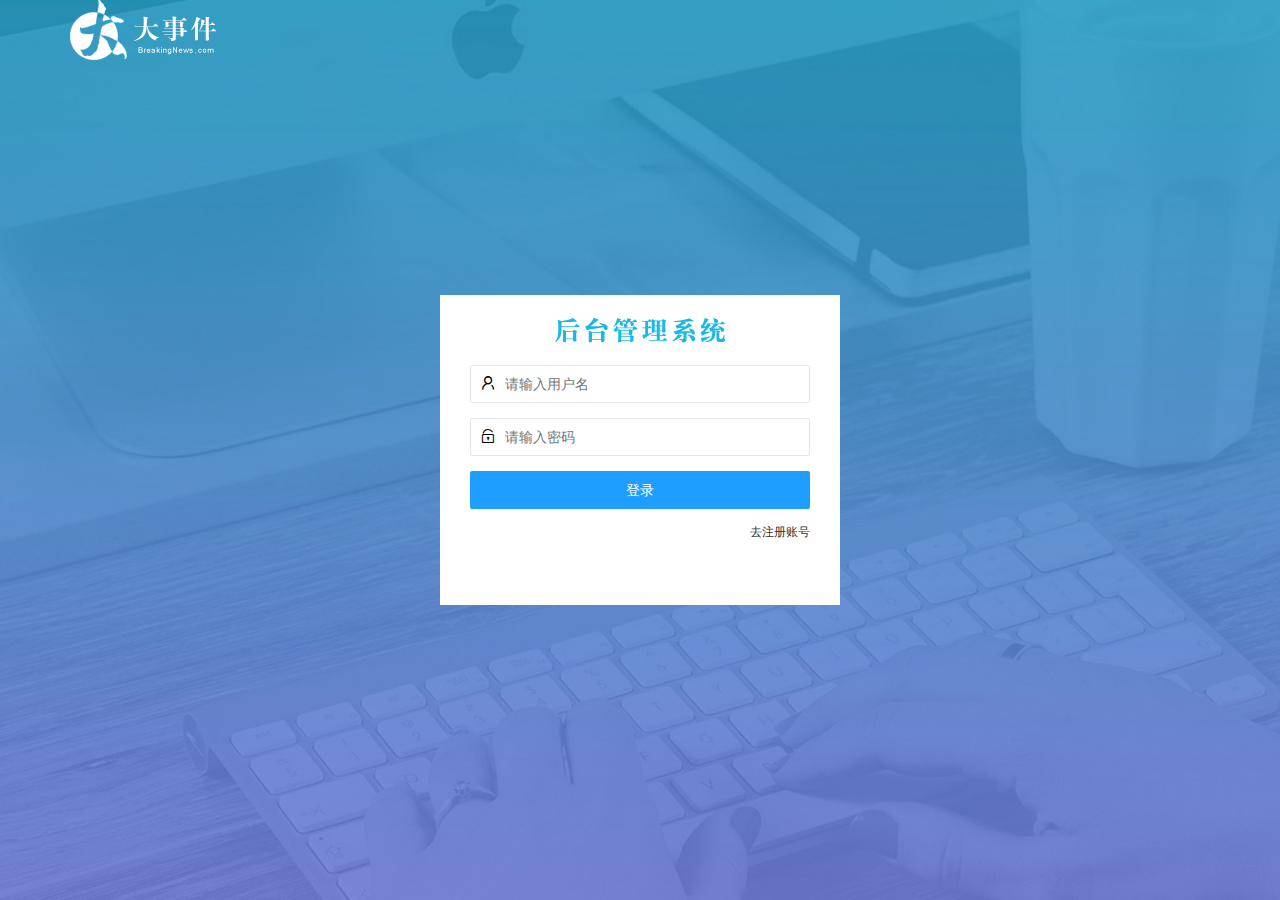
<file: login.html>
<!DOCTYPE html>
<html lang="en">

<head>
    <meta charset="UTF-8">
    <meta http-equiv="X-UA-Compatible" content="IE=edge">
    <meta name="viewport" content="width=device-width, initial-scale=1.0">
    <title>Document</title>
    <link rel="stylesheet" href="/assets/lib/layui/css/layui.css" />
    <link rel="stylesheet" href="/assets/css/lonin.css" />
</head>

<body>
    <!-- 头部logo 区域 -->
    <div class="layui-main">
        <img src="/assets/images/logo.png" alt="" />
    </div>

    <!-- 注册登录 区域 -->
    <div class="text-box">
        <!-- 背景小图 -->
        <div class="xbg-box"></div>
        <!-- 登录dvi -->
        <div class="form-boxa">
            <!-- 登录的foem表单 -->
            <form class="layui-form" id="form_tet">
                <!-- 用户名输入框 -->
                <div class="layui-form-item">
                    <i class="layui-icon layui-icon-username"></i>
                    <input type="text" name="username" required lay-verify="required" placeholder="请输入用户名" autocomplete="off" class="layui-input">
                </div>
                <!-- 密码输入框 -->
                <div class="layui-form-item">
                    <i class="layui-icon layui-icon-password"></i>
                    <input type="password" name="password" required lay-verify="required|pwd" placeholder="请输入密码" autocomplete="off" class="layui-input">
                </div>
                <!-- 提交按钮 -->
                <div class="layui-form-item">
                    <!-- 注意 表单提交按钮和普通按钮的区别，就是 lay-submit 类属性 -->
                    <button class="layui-btn layui-btn-fluid layui-btn-normal" lay-submit>登录</button>
                </div>
                <div class="layui-form-item links">
                    <a href="javascript:;" class="zhuce-sp" id="zhuce">
                        去注册账号
                    </a>
                </div>
            </form>
        </div>
        <!-- 注册dvi -->
        <div class="form-boxb">
            <!-- 注册页面的foem表单 -->
            <form class="layui-form" id="form_txt">
                <!-- 用户名输入框 -->
                <div class="layui-form-item">
                    <i class="layui-icon layui-icon-username"></i>
                    <input type="text" name="username" required lay-verify="required" placeholder="请输入用户名" autocomplete="off" class="layui-input">
                </div>
                <!-- 密码输入框 -->
                <div class="layui-form-item">
                    <i class="layui-icon layui-icon-password"></i>
                    <input type="password" name="password" required lay-verify="required|pwd" placeholder="请输入密码" autocomplete="off" class="layui-input">
                </div>
                <!-- 确认密码输入框 -->
                <div class="layui-form-item">
                    <i class="layui-icon layui-icon-password"></i>
                    <input type="password" name="repassword" required lay-verify="required|pwd|repwd" placeholder="请确认密码" autocomplete="off" class="layui-input">
                </div>
                <!-- 提交按钮 -->
                <div class="layui-form-item">
                    <!-- 注意 表单提交按钮和普通按钮的区别，就是 lay-submit 类属性 -->
                    <button class="layui-btn layui-btn-fluid layui-btn-normal" lay-submit>注册</button>
                </div>
                <div class="layui-form-item links">
                    <a href="javascript:;" class="denglu-sp" id="denglu">去登录</a>
                </div>
            </form>
        </div>
    </div>
    <!-- 导入layui js文件 -->
    <script src="/assets/lib/layui/layui.all.js"></script>
    <!-- 导入jQuery js文件 -->
    <script src="/assets/lib/jquery.js"></script>
    <!-- 导入自己封装的baseAPI.js -->
    <script src="/assets/js/baseAPI.js"></script>
    <!-- 导入logjs js文件 -->
    <script src="/assets/js/login.js"></script>
</body>

</html>
</file>
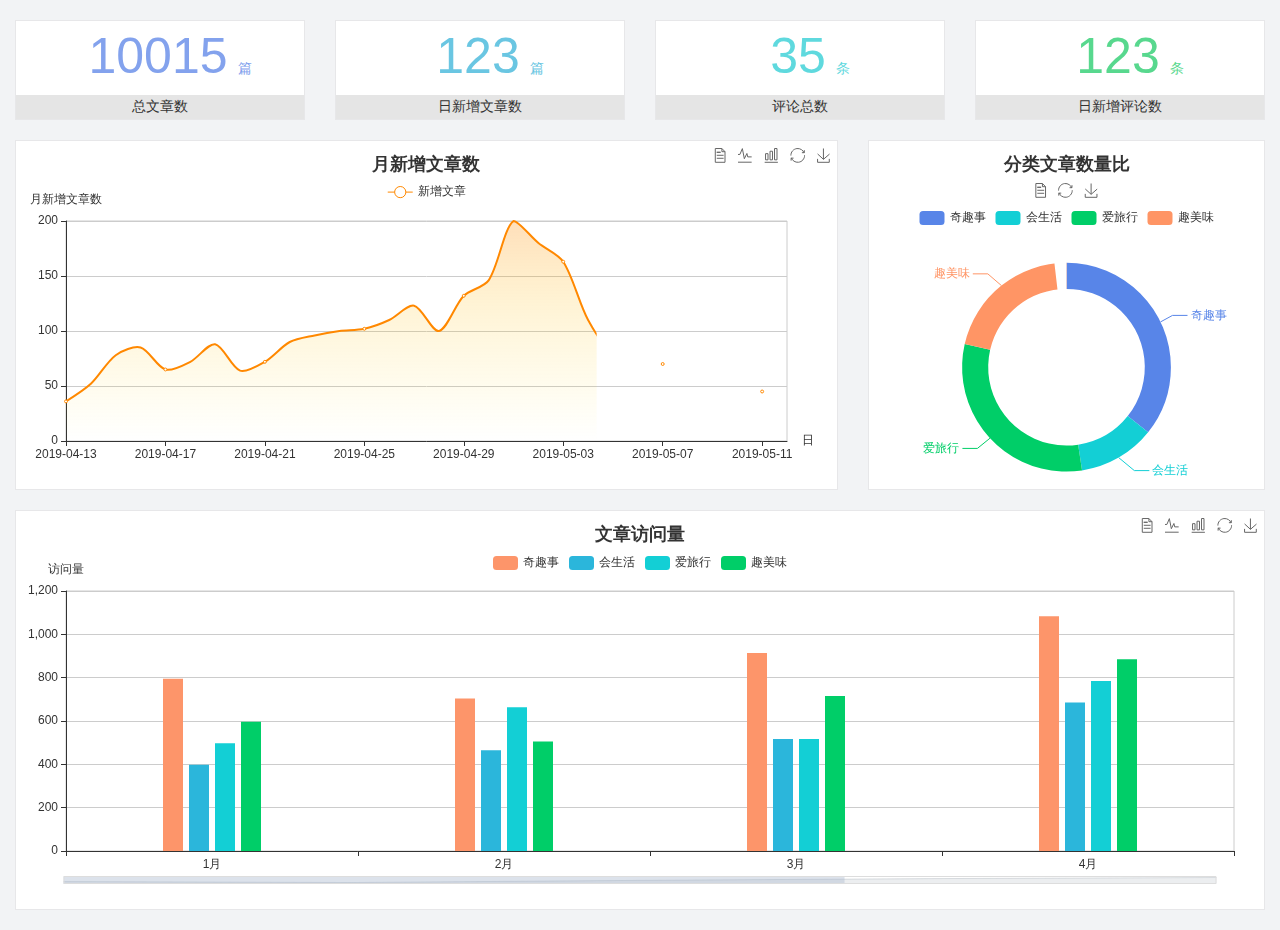
<file: home/dashboard.html>
<!DOCTYPE html>
<html lang="en">

<head>
  <meta charset="UTF-8">
  <meta name="viewport" content="width=device-width, initial-scale=1.0">
  <meta http-equiv="X-UA-Compatible" content="ie=edge">
  <title>图表统计</title>
  <link rel="stylesheet" href="../../assets/lib/bootstrap.css" />
  <link rel="stylesheet" href="../../assets/lib/main.css" />
  <script src="../../assets/lib/jquery.js"></script>
  <script type="text/javascript" src="../../assets/lib/echarts.min.js"></script>
</head>

<body>
  <div class="container-fluid">
    <div class="row spannel_list">
      <div class="col-sm-3 col-xs-6">
        <div class="spannel">
          <em>10015</em><span>篇</span>
          <b>总文章数</b>
        </div>
      </div>
      <div class="col-sm-3 col-xs-6">
        <div class="spannel scolor01">
          <em>123</em><span>篇</span>
          <b>日新增文章数</b>
        </div>
      </div>
      <div class="col-sm-3 col-xs-6">
        <div class="spannel scolor02">
          <em>35</em><span>条</span>
          <b>评论总数</b>
        </div>
      </div>
      <div class="col-sm-3 col-xs-6">
        <div class="spannel scolor03">
          <em>123</em><span>条</span>
          <b>日新增评论数</b>
        </div>
      </div>
    </div>
  </div>

  <div class="container-fluid">
    <div class="row curve-pie">
      <div class="col-lg-8 col-md-8">
        <div class="gragh_pannel" id="curve_show"></div>
      </div>
      <div class="col-lg-4 col-md-4">
        <div class="gragh_pannel" id="pie_show"></div>
      </div>
    </div>
  </div>

  <div class="container-fluid">
    <div class="column_pannel" id="column_show"></div>
  </div>

  <script>
    var oChart = echarts.init(document.getElementById('curve_show'));
    var aList_all = [
      { 'count': 36, 'date': '2019-04-13' },
      { 'count': 52, 'date': '2019-04-14' },
      { 'count': 78, 'date': '2019-04-15' },
      { 'count': 85, 'date': '2019-04-16' },
      { 'count': 65, 'date': '2019-04-17' },
      { 'count': 72, 'date': '2019-04-18' },
      { 'count': 88, 'date': '2019-04-19' },
      { 'count': 64, 'date': '2019-04-20' },
      { 'count': 72, 'date': '2019-04-21' },
      { 'count': 90, 'date': '2019-04-22' },
      { 'count': 96, 'date': '2019-04-23' },
      { 'count': 100, 'date': '2019-04-24' },
      { 'count': 102, 'date': '2019-04-25' },
      { 'count': 110, 'date': '2019-04-26' },
      { 'count': 123, 'date': '2019-04-27' },
      { 'count': 100, 'date': '2019-04-28' },
      { 'count': 132, 'date': '2019-04-29' },
      { 'count': 146, 'date': '2019-04-30' },
      { 'count': 200, 'date': '2019-05-01' },
      { 'count': 180, 'date': '2019-05-02' },
      { 'count': 163, 'date': '2019-05-03' },
      { 'count': 110, 'date': '2019-05-04' },
      { 'count': 80, 'date': '2019-05-05' },
      { 'count': 82, 'date': '2019-05-06' },
      { 'count': 70, 'date': '2019-05-07' },
      { 'count': 65, 'date': '2019-05-08' },
      { 'count': 54, 'date': '2019-05-09' },
      { 'count': 40, 'date': '2019-05-10' },
      { 'count': 45, 'date': '2019-05-11' },
      { 'count': 38, 'date': '2019-05-12' },
    ];

    let aCount = [];
    let aDate = [];

    for (var i = 0; i < aList_all.length; i++) {
      aCount.push(aList_all[i].count);
      aDate.push(aList_all[i].date);
    }

    var chartopt = {
      title: {
        text: '月新增文章数',
        left: 'center',
        top: '10'
      },
      tooltip: {
        trigger: 'axis'
      },
      legend: {
        data: ['新增文章'],
        top: '40'
      },
      toolbox: {
        show: true,
        feature: {
          mark: { show: true },
          dataView: { show: true, readOnly: false },
          magicType: { show: true, type: ['line', 'bar'] },
          restore: { show: true },
          saveAsImage: { show: true }
        }
      },
      calculable: true,
      xAxis: [
        {
          name: '日',
          type: 'category',
          boundaryGap: false,
          data: aDate
        }
      ],
      yAxis: [
        {
          name: '月新增文章数',
          type: 'value'
        }
      ],
      series: [
        {
          name: '新增文章',
          type: 'line',
          smooth: true,
          itemStyle: { normal: { areaStyle: { type: 'default' }, color: '#f80' }, lineStyle: { color: '#f80' } },
          data: aCount
        }],
      areaStyle: {
        normal: {
          color: new echarts.graphic.LinearGradient(0, 0, 0, 1, [{
            offset: 0,
            color: 'rgba(255,136,0,0.39)'
          }, {
            offset: .34,
            color: 'rgba(255,180,0,0.25)'
          }, {
            offset: 1,
            color: 'rgba(255,222,0,0.00)'
          }])

        }
      },
      grid: {
        show: true,
        x: 50,
        x2: 50,
        y: 80,
        height: 220
      }
    };

    oChart.setOption(chartopt);


    var oPie = echarts.init(document.getElementById('pie_show'));
    var oPieopt =
    {
      title: {
        top: 10,
        text: '分类文章数量比',
        x: 'center'
      },
      tooltip: {
        trigger: 'item',
        formatter: "{a} <br/>{b} : {c} ({d}%)"
      },
      color: ['#5885e8', '#13cfd5', '#00ce68', '#ff9565'],
      legend: {
        x: 'center',
        top: 65,
        data: ['奇趣事', '会生活', '爱旅行', '趣美味']
      },
      toolbox: {
        show: true,
        x: 'center',
        top: 35,
        feature: {
          mark: { show: true },
          dataView: { show: true, readOnly: false },
          magicType: {
            show: true,
            type: ['pie', 'funnel'],
            option: {
              funnel: {
                x: '25%',
                width: '50%',
                funnelAlign: 'left',
                max: 1548
              }
            }
          },
          restore: { show: true },
          saveAsImage: { show: true }
        }
      },
      calculable: true,
      series: [
        {
          name: '访问来源',
          type: 'pie',
          radius: ['45%', '60%'],
          center: ['50%', '65%'],
          data: [
            { value: 300, name: '奇趣事' },
            { value: 100, name: '会生活' },
            { value: 260, name: '爱旅行' },
            { value: 180, name: '趣美味' }
          ]
        }
      ]
    };
    oPie.setOption(oPieopt);



    var oColumn = this.echarts.init(document.getElementById('column_show'));
    var oColumnopt =
    {
      title: {
        text: '文章访问量',
        left: 'center',
        top: '10'
      },
      tooltip: {
        trigger: 'axis'
      },
      legend: {
        data: ['奇趣事', '会生活', '爱旅行', '趣美味'],
        top: '40'
      },
      toolbox: {
        show: true,
        feature: {
          mark: { show: true },
          dataView: { show: true, readOnly: false },
          magicType: { show: true, type: ['line', 'bar'] },
          restore: { show: true },
          saveAsImage: { show: true }
        }
      },
      calculable: true,
      xAxis: [
        {
          type: 'category',
          data: ['1月', '2月', '3月', '4月', '5月']
        }
      ],
      yAxis: [
        {
          name: '访问量',
          type: 'value'
        }
      ],
      series: [
        {
          name: '奇趣事',
          type: 'bar',
          barWidth: 20,
          itemStyle: {
            normal: { areaStyle: { type: 'default' }, color: '#fd956a' }
          },
          data: [800, 708, 920, 1090, 1200]
        },
        {
          name: '会生活',
          type: 'bar',
          barWidth: 20,
          itemStyle: {
            normal: { areaStyle: { type: 'default' }, color: '#2bb6db' }
          },
          data: [400, 468, 520, 690, 800]
        },
        {
          name: '爱旅行',
          type: 'bar',
          barWidth: 20,
          itemStyle: {
            normal: { areaStyle: { type: 'default' }, color: '#13cfd5' }
          },
          data: [500, 668, 520, 790, 900]
        },
        {
          name: '趣美味',
          type: 'bar',
          barWidth: 20,
          itemStyle: {
            normal: { areaStyle: { type: 'default' }, color: '#00ce68' }
          },
          data: [600, 508, 720, 890, 1000]
        }
      ],
      grid: {
        show: true,
        x: 50,
        x2: 30,
        y: 80,
        height: 260
      },
      dataZoom: [//给x轴设置滚动条
        {
          start: 0,//默认为0
          end: 100 - 1000 / 31,//默认为100
          type: 'slider',
          show: true,
          xAxisIndex: [0],
          handleSize: 0,//滑动条的 左右2个滑动条的大小
          height: 8,//组件高度
          left: 45, //左边的距离
          right: 50,//右边的距离
          bottom: 26,//右边的距离
          handleColor: '#ddd',//h滑动图标的颜色
          handleStyle: {
            borderColor: "#cacaca",
            borderWidth: "1",
            shadowBlur: 2,
            background: "#ddd",
            shadowColor: "#ddd",
          }
        }]
    };
    oColumn.setOption(oColumnopt);
  </script>
</body>

</html>
</file>
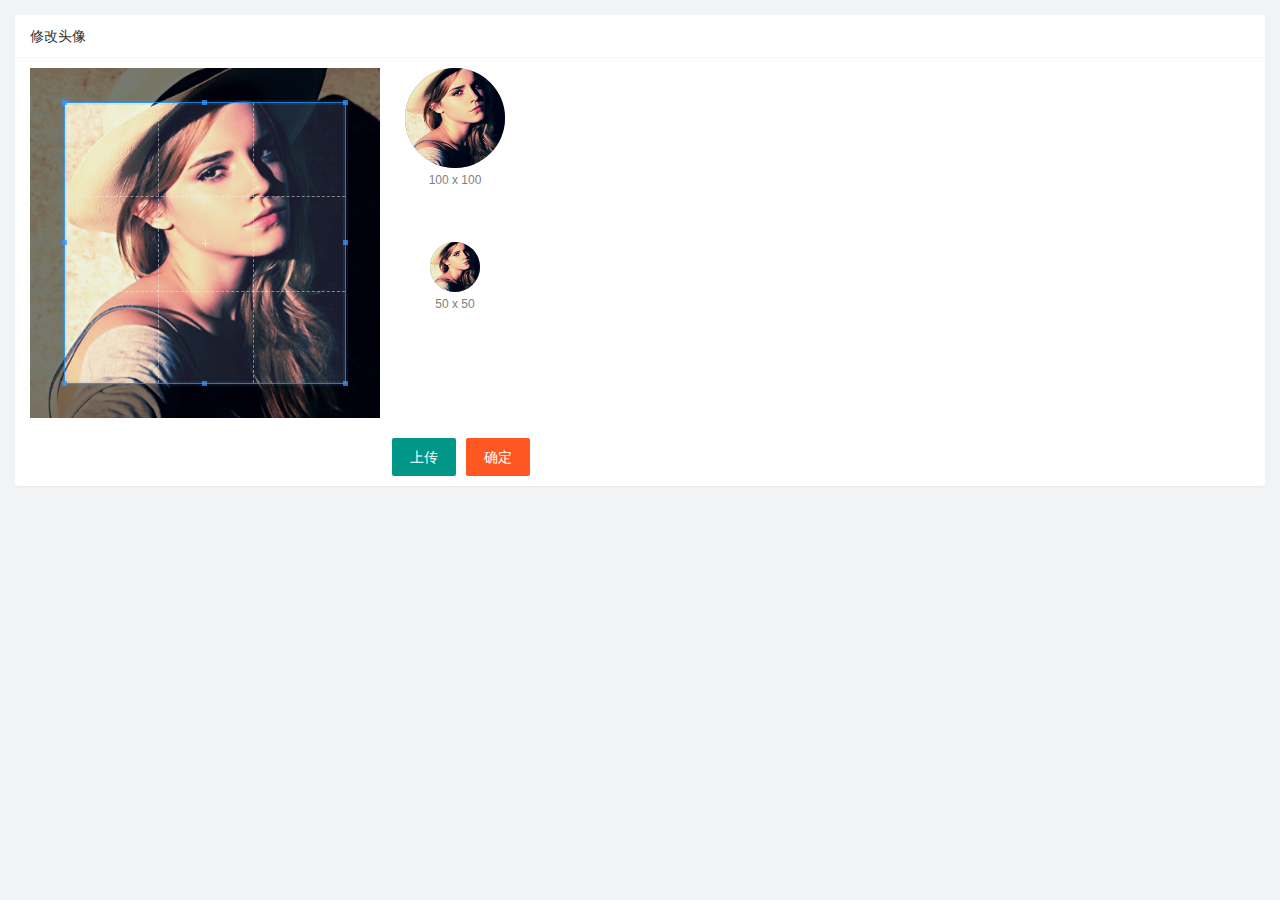
<file: user/user_avatar.html>
<!DOCTYPE html>
<html lang="en">

<head>
    <meta charset="UTF-8">
    <meta http-equiv="X-UA-Compatible" content="IE=edge">
    <meta name="viewport" content="width=device-width, initial-scale=1.0">
    <title>Document</title>
    <link rel="stylesheet" href="/assets/lib/layui/css/layui.css" />
    <link rel="stylesheet" href="/assets/lib/cropper/cropper.css" />
    <link rel="stylesheet" href="/assets/css/user/user_avatar.css" />
</head>

<body>
    <!-- 卡片区域 -->
    <div class="layui-card">
        <div class="layui-card-header">修改头像</div>
        <div class="layui-card-body">
            <!-- 第一行的图片裁剪和预览区域 -->
            <div class="row1">
                <!-- 图片裁剪区域 -->
                <div class="cropper-box">
                    <!-- 这个 img 标签很重要，将来会把它初始化为裁剪区域 -->
                    <img id="image" src="/assets/images/sample.jpg" />
                </div>
                <!-- 图片的预览区域 -->
                <div class="preview-box">
                    <div>
                        <!-- 宽高为 100px 的预览区域 -->
                        <div class="img-preview w100"></div>
                        <p class="size">100 x 100</p>
                    </div>
                    <div>
                        <!-- 宽高为 50px 的预览区域 -->
                        <div class="img-preview w50"></div>
                        <p class="size">50 x 50</p>
                    </div>
                </div>
            </div>

            <!-- 第二行的按钮区域 -->
            <div class="row2">
                <!-- 文件选择框  -->
                <input type="file" id="file" accept="image/png,image/jpeg">
                <button type="button" class="layui-btn" id="btnChooseImage">上传</button>
                <button type="button" class="layui-btn layui-btn-danger" id="btnUpload">确定</button>
            </div>
        </div>
    </div>
</body>
<script src="/assets/lib/layui/layui.all.js"></script>

<script src="/assets/lib/jquery.js"></script>

<script src="/assets/lib/cropper/Cropper.js"></script>
<script src="/assets/lib/cropper/jquery-cropper.js"></script>

<script src="/assets/js/baseAPI.js"></script>
<script src="/assets/js/user/user_avatar.js"></script>

</html>
</file>
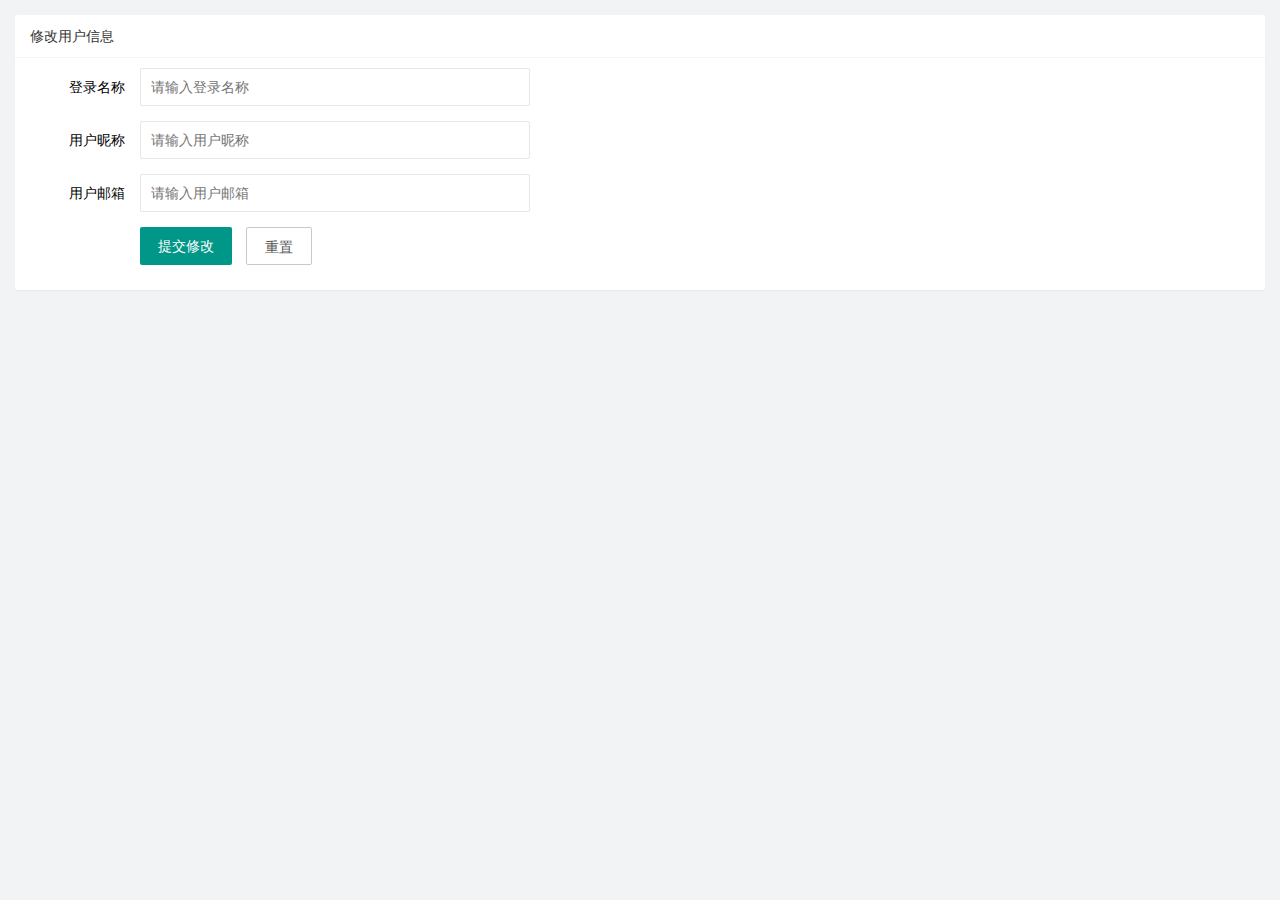
<file: user/user_info.html>
<!DOCTYPE html>
<html lang="en">

<head>
    <meta charset="UTF-8">
    <meta http-equiv="X-UA-Compatible" content="IE=edge">
    <meta name="viewport" content="width=device-width, initial-scale=1.0">
    <title>修改用户信息</title>
    <!-- 导入layui css 文件  -->
    <link rel="stylesheet" href="/assets/lib/layui/css/layui.css" />
    <!-- 导入自己的css 文件 -->
    <link rel="stylesheet" href="/assets/css/user/user_info.css" />

</head>

<body>
    <!-- 卡片面板 -->
    <div class="layui-card">
        <div class="layui-card-header">修改用户信息</div>
        <div class="layui-card-body">
            <!-- 表单区域 -->
            <form class="layui-form" lay-filter="formUrseInfo">
                <!-- 这是隐藏域input 用来获取id -->
                <input type="hidden" name="id" value="" />
                <div class="layui-form-item">
                    <label class="layui-form-label">登录名称</label>
                    <div class="layui-input-block">
                        <input type="text" name="username" required lay-verify="required" placeholder="请输入登录名称" autocomplete="off" class="layui-input" readonly/>
                    </div>
                </div>
                <div class="layui-form-item">
                    <label class="layui-form-label">用户昵称</label>
                    <div class="layui-input-block">
                        <input type="text" name="nickname" required lay-verify="required|nickname" placeholder="请输入用户昵称" autocomplete="off" class="layui-input">
                    </div>
                </div>
                <div class="layui-form-item">
                    <label class="layui-form-label">用户邮箱</label>
                    <div class="layui-input-block">
                        <input type="text" name="email" required lay-verify="required|emali" placeholder="请输入用户邮箱" autocomplete="off" class="layui-input">
                    </div>
                </div>
                <div class="layui-form-item">
                    <div class="layui-input-block">
                        <button class="layui-btn" lay-submit lay-filter="formDemo">提交修改</button>
                        <button type="reset" class="layui-btn layui-btn-primary" id="btnReset">重置</button>
                    </div>
                </div>
            </form>
        </div>
    </div>
    <!-- 导入layui 的js 文件 -->
    <script src="/assets/lib/layui/layui.all.js"></script>
    <!-- 导入 JQ 的js 文件 -->
    <script src="/assets/lib/jquery.js"></script>
    <!-- 导入baseAPI.js文件 -->
    <script src="/assets/js/baseAPI.js"></script>
    <!-- 导入自己的js文件 -->
    <script src="/assets/js/user/user_info.js"></script>
</body>

</html>
</file>
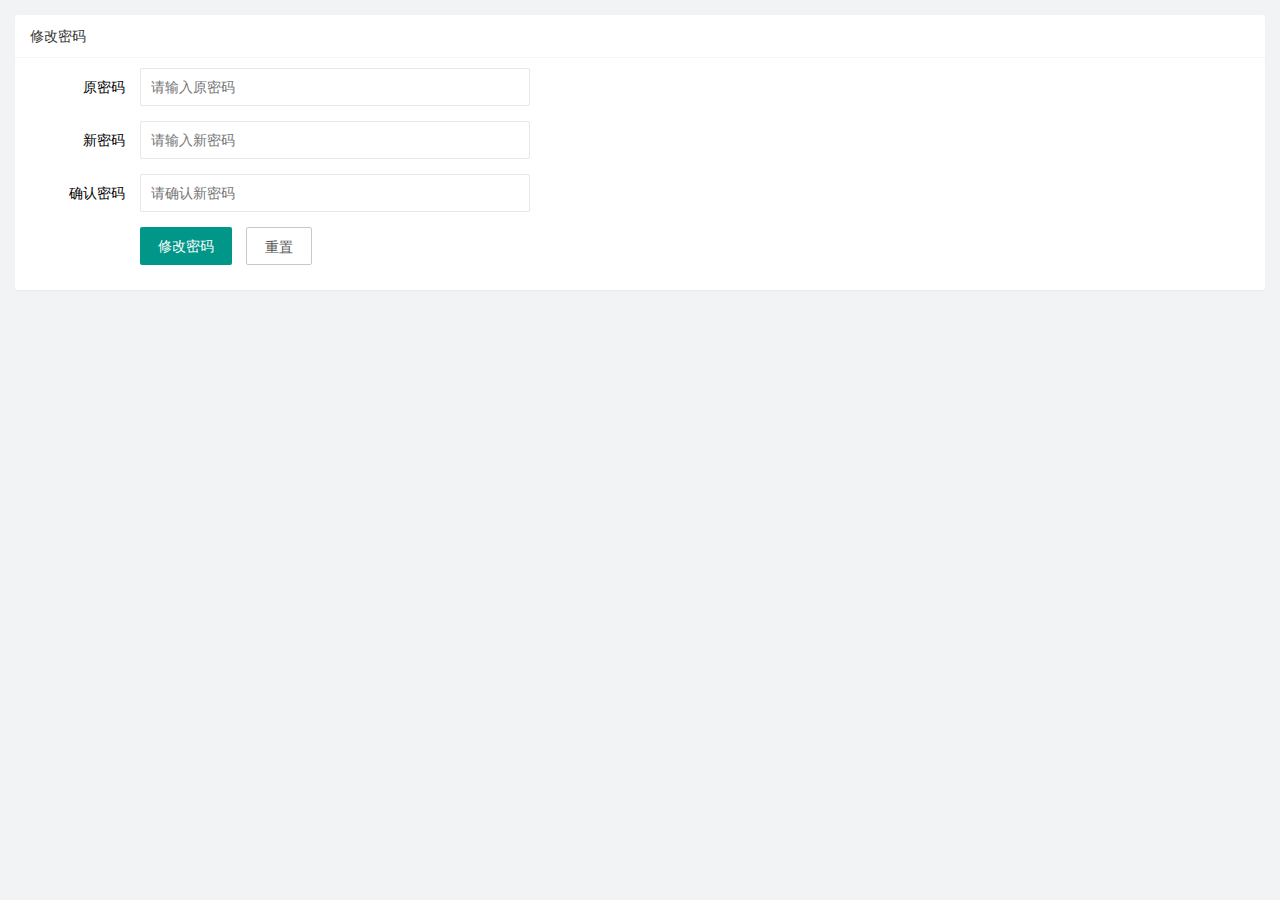
<file: user/user_pwd.html>
<!DOCTYPE html>
<html lang="en">

<head>
    <meta charset="UTF-8">
    <meta http-equiv="X-UA-Compatible" content="IE=edge">
    <meta name="viewport" content="width=device-width, initial-scale=1.0">
    <title>Document</title>
    <link rel="stylesheet" href="/assets/lib/layui/css/layui.css" />
    <link rel="stylesheet" href="/assets/css/user/user_pwd.css" />
</head>

<body>
    <!-- 卡片区域 -->
    <div class="layui-card">
        <div class="layui-card-header">修改密码</div>
        <div class="layui-card-body">
            <!-- 表单区域 -->
            <form class="layui-form">
                <div class="layui-form-item">
                    <label class="layui-form-label">原密码</label>
                    <div class="layui-input-block">
                        <input type="password" name="oldPwd" required lay-verify="required|pwd" placeholder="请输入原密码" autocomplete="off" class="layui-input">
                    </div>
                </div>
                <div class="layui-form-item">
                    <label class="layui-form-label">新密码</label>
                    <div class="layui-input-block">
                        <input type="password" name="newPwd" required lay-verify="required|pwd|samePwd" placeholder="请输入新密码" autocomplete="off" class="layui-input">
                    </div>
                </div>
                <div class="layui-form-item">
                    <label class="layui-form-label">确认密码</label>
                    <div class="layui-input-block">
                        <input type="password" name="rePwd" required lay-verify="required|pwd|rePwd" placeholder="请确认新密码" autocomplete="off" class="layui-input">
                    </div>
                </div>
                <div class="layui-form-item">
                    <div class="layui-input-block">
                        <button class="layui-btn" lay-submit lay-filter="formDemo">修改密码</button>
                        <button type="reset" class="layui-btn layui-btn-primary">重置</button>
                    </div>
                </div>
            </form>
        </div>
    </div>
    <script src="/assets/lib/layui/layui.all.js"></script>
    <script src="/assets/lib/jquery.js"></script>
    <script src="/assets/js/baseAPI.js"></script>
    <script src="/assets/js/user/user_pwd.js"></script>
</body>


</html>
</file>
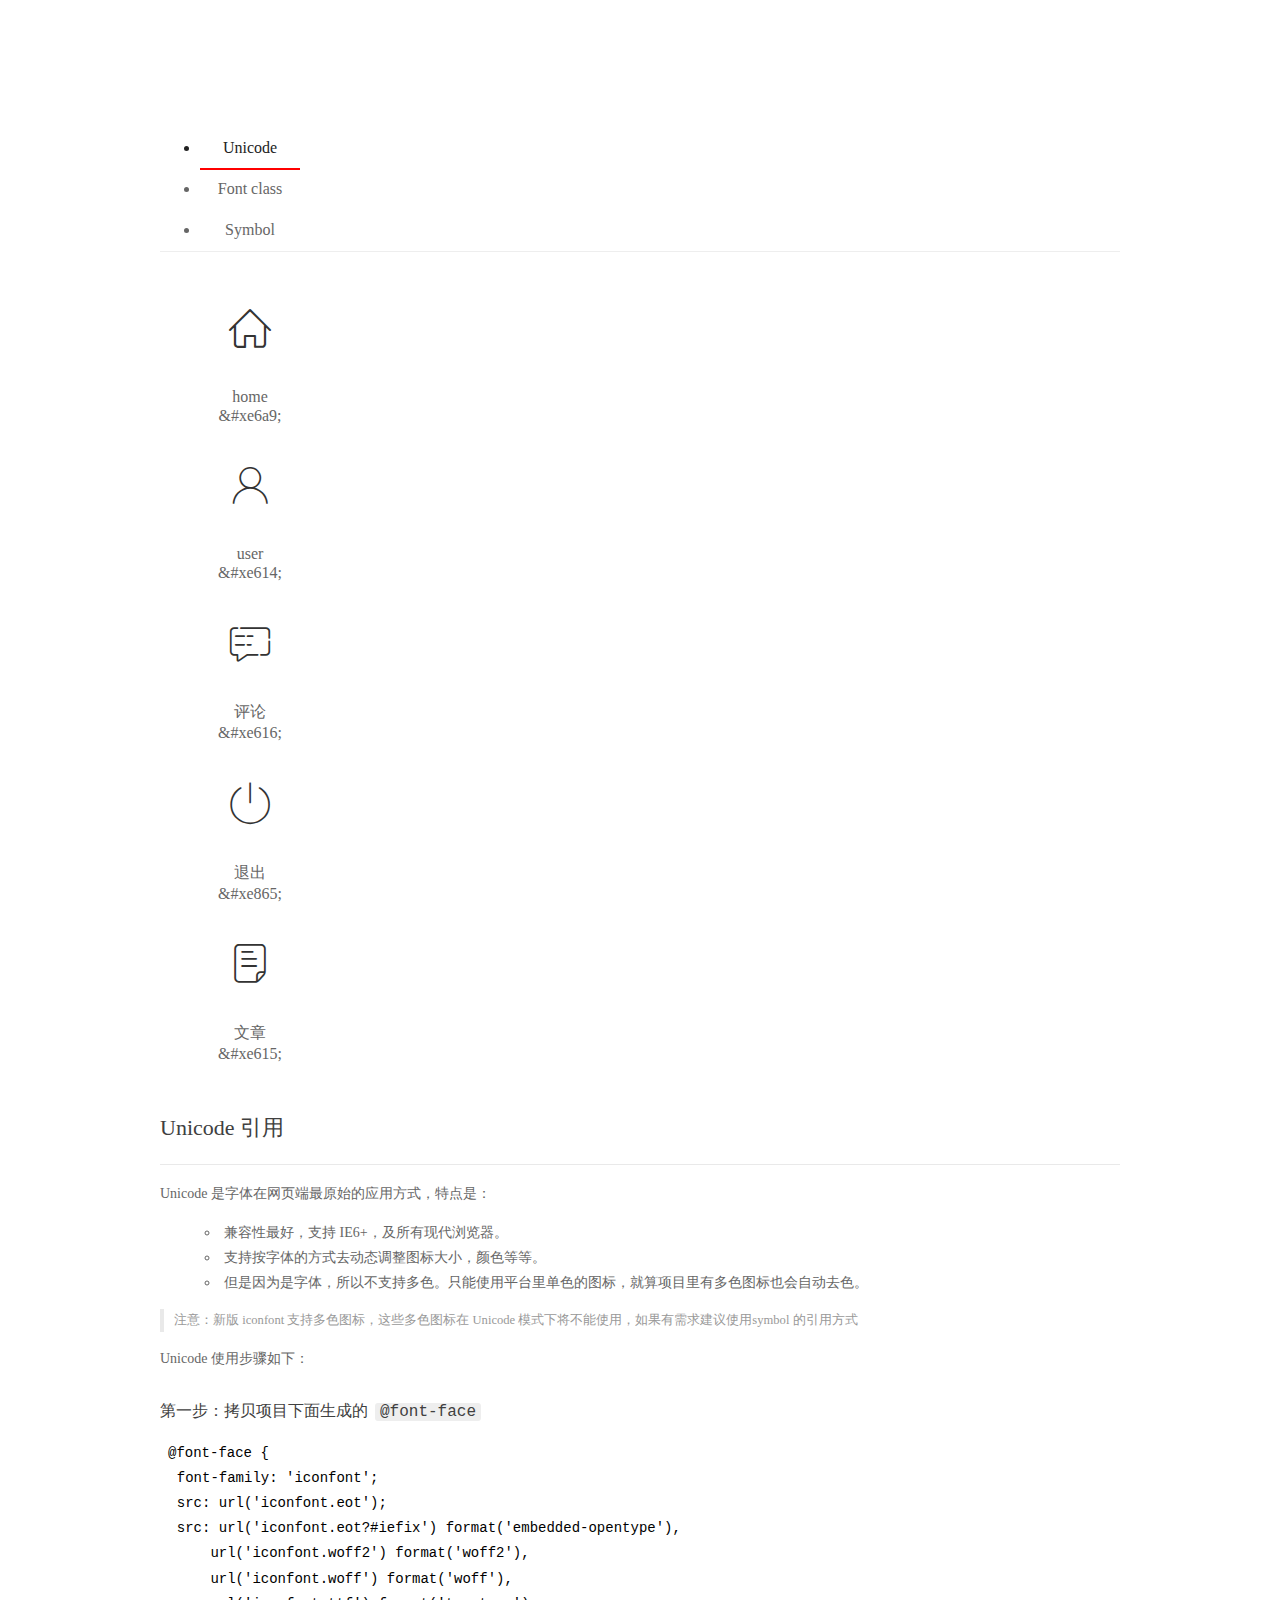
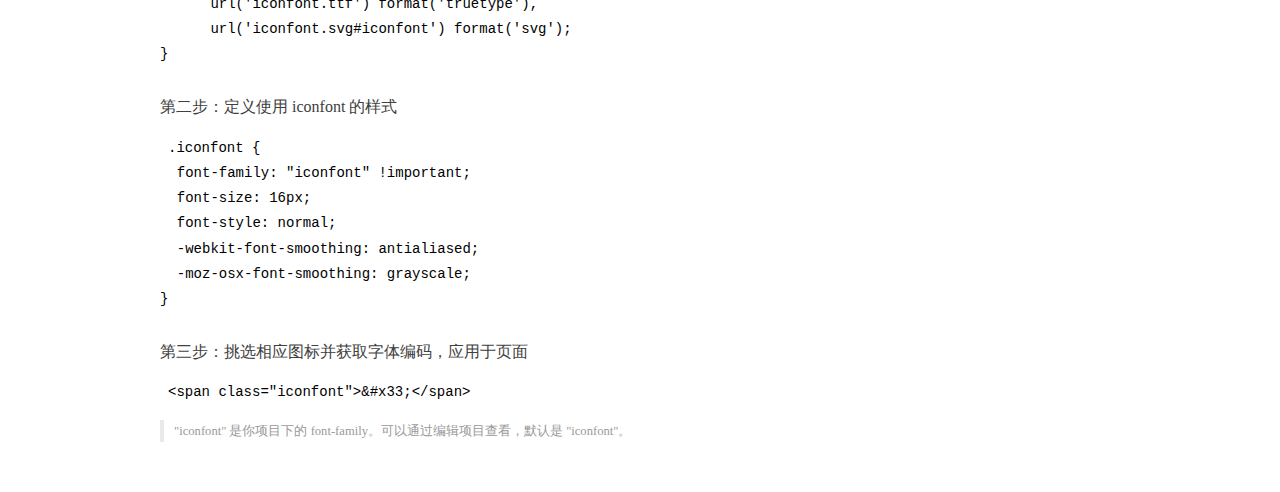
<file: assets/fonts/demo_index.html>
<!DOCTYPE html>
<html>
<head>
  <meta charset="utf-8"/>
  <title>IconFont Demo</title>
  <link rel="shortcut icon" href="https://gtms04.alicdn.com/tps/i4/TB1_oz6GVXXXXaFXpXXJDFnIXXX-64-64.ico" type="image/x-icon"/>
  <link rel="stylesheet" href="https://g.alicdn.com/thx/cube/1.3.2/cube.min.css">
  <link rel="stylesheet" href="demo.css">
  <link rel="stylesheet" href="iconfont.css">
  <script src="iconfont.js"></script>
  <!-- jQuery -->
  <script src="https://a1.alicdn.com/oss/uploads/2018/12/26/7bfddb60-08e8-11e9-9b04-53e73bb6408b.js"></script>
  <!-- 代码高亮 -->
  <script src="https://a1.alicdn.com/oss/uploads/2018/12/26/a3f714d0-08e6-11e9-8a15-ebf944d7534c.js"></script>
</head>
<body>
  <div class="main">
    <h1 class="logo"><a href="https://www.iconfont.cn/" title="iconfont 首页" target="_blank">&#xe86b;</a></h1>
    <div class="nav-tabs">
      <ul id="tabs" class="dib-box">
        <li class="dib active"><span>Unicode</span></li>
        <li class="dib"><span>Font class</span></li>
        <li class="dib"><span>Symbol</span></li>
      </ul>
      
    </div>
    <div class="tab-container">
      <div class="content unicode" style="display: block;">
          <ul class="icon_lists dib-box">
          
            <li class="dib">
              <span class="icon iconfont">&#xe6a9;</span>
                <div class="name">home</div>
                <div class="code-name">&amp;#xe6a9;</div>
              </li>
          
            <li class="dib">
              <span class="icon iconfont">&#xe614;</span>
                <div class="name">user</div>
                <div class="code-name">&amp;#xe614;</div>
              </li>
          
            <li class="dib">
              <span class="icon iconfont">&#xe616;</span>
                <div class="name">评论</div>
                <div class="code-name">&amp;#xe616;</div>
              </li>
          
            <li class="dib">
              <span class="icon iconfont">&#xe865;</span>
                <div class="name">退出</div>
                <div class="code-name">&amp;#xe865;</div>
              </li>
          
            <li class="dib">
              <span class="icon iconfont">&#xe615;</span>
                <div class="name">文章</div>
                <div class="code-name">&amp;#xe615;</div>
              </li>
          
          </ul>
          <div class="article markdown">
          <h2 id="unicode-">Unicode 引用</h2>
          <hr>

          <p>Unicode 是字体在网页端最原始的应用方式，特点是：</p>
          <ul>
            <li>兼容性最好，支持 IE6+，及所有现代浏览器。</li>
            <li>支持按字体的方式去动态调整图标大小，颜色等等。</li>
            <li>但是因为是字体，所以不支持多色。只能使用平台里单色的图标，就算项目里有多色图标也会自动去色。</li>
          </ul>
          <blockquote>
            <p>注意：新版 iconfont 支持多色图标，这些多色图标在 Unicode 模式下将不能使用，如果有需求建议使用symbol 的引用方式</p>
          </blockquote>
          <p>Unicode 使用步骤如下：</p>
          <h3 id="-font-face">第一步：拷贝项目下面生成的 <code>@font-face</code></h3>
<pre><code class="language-css"
>@font-face {
  font-family: 'iconfont';
  src: url('iconfont.eot');
  src: url('iconfont.eot?#iefix') format('embedded-opentype'),
      url('iconfont.woff2') format('woff2'),
      url('iconfont.woff') format('woff'),
      url('iconfont.ttf') format('truetype'),
      url('iconfont.svg#iconfont') format('svg');
}
</code></pre>
          <h3 id="-iconfont-">第二步：定义使用 iconfont 的样式</h3>
<pre><code class="language-css"
>.iconfont {
  font-family: "iconfont" !important;
  font-size: 16px;
  font-style: normal;
  -webkit-font-smoothing: antialiased;
  -moz-osx-font-smoothing: grayscale;
}
</code></pre>
          <h3 id="-">第三步：挑选相应图标并获取字体编码，应用于页面</h3>
<pre>
<code class="language-html"
>&lt;span class="iconfont"&gt;&amp;#x33;&lt;/span&gt;
</code></pre>
          <blockquote>
            <p>"iconfont" 是你项目下的 font-family。可以通过编辑项目查看，默认是 "iconfont"。</p>
          </blockquote>
          </div>
      </div>
      <div class="content font-class">
        <ul class="icon_lists dib-box">
          
          <li class="dib">
            <span class="icon iconfont icon-home"></span>
            <div class="name">
              home
            </div>
            <div class="code-name">.icon-home
            </div>
          </li>
          
          <li class="dib">
            <span class="icon iconfont icon-user"></span>
            <div class="name">
              user
            </div>
            <div class="code-name">.icon-user
            </div>
          </li>
          
          <li class="dib">
            <span class="icon iconfont icon-pinglun"></span>
            <div class="name">
              评论
            </div>
            <div class="code-name">.icon-pinglun
            </div>
          </li>
          
          <li class="dib">
            <span class="icon iconfont icon-tuichu"></span>
            <div class="name">
              退出
            </div>
            <div class="code-name">.icon-tuichu
            </div>
          </li>
          
          <li class="dib">
            <span class="icon iconfont icon-16"></span>
            <div class="name">
              文章
            </div>
            <div class="code-name">.icon-16
            </div>
          </li>
          
        </ul>
        <div class="article markdown">
        <h2 id="font-class-">font-class 引用</h2>
        <hr>

        <p>font-class 是 Unicode 使用方式的一种变种，主要是解决 Unicode 书写不直观，语意不明确的问题。</p>
        <p>与 Unicode 使用方式相比，具有如下特点：</p>
        <ul>
          <li>兼容性良好，支持 IE8+，及所有现代浏览器。</li>
          <li>相比于 Unicode 语意明确，书写更直观。可以很容易分辨这个 icon 是什么。</li>
          <li>因为使用 class 来定义图标，所以当要替换图标时，只需要修改 class 里面的 Unicode 引用。</li>
          <li>不过因为本质上还是使用的字体，所以多色图标还是不支持的。</li>
        </ul>
        <p>使用步骤如下：</p>
        <h3 id="-fontclass-">第一步：引入项目下面生成的 fontclass 代码：</h3>
<pre><code class="language-html">&lt;link rel="stylesheet" href="./iconfont.css"&gt;
</code></pre>
        <h3 id="-">第二步：挑选相应图标并获取类名，应用于页面：</h3>
<pre><code class="language-html">&lt;span class="iconfont icon-xxx"&gt;&lt;/span&gt;
</code></pre>
        <blockquote>
          <p>"
            iconfont" 是你项目下的 font-family。可以通过编辑项目查看，默认是 "iconfont"。</p>
        </blockquote>
      </div>
      </div>
      <div class="content symbol">
          <ul class="icon_lists dib-box">
          
            <li class="dib">
                <svg class="icon svg-icon" aria-hidden="true">
                  <use xlink:href="#icon-home"></use>
                </svg>
                <div class="name">home</div>
                <div class="code-name">#icon-home</div>
            </li>
          
            <li class="dib">
                <svg class="icon svg-icon" aria-hidden="true">
                  <use xlink:href="#icon-user"></use>
                </svg>
                <div class="name">user</div>
                <div class="code-name">#icon-user</div>
            </li>
          
            <li class="dib">
                <svg class="icon svg-icon" aria-hidden="true">
                  <use xlink:href="#icon-pinglun"></use>
                </svg>
                <div class="name">评论</div>
                <div class="code-name">#icon-pinglun</div>
            </li>
          
            <li class="dib">
                <svg class="icon svg-icon" aria-hidden="true">
                  <use xlink:href="#icon-tuichu"></use>
                </svg>
                <div class="name">退出</div>
                <div class="code-name">#icon-tuichu</div>
            </li>
          
            <li class="dib">
                <svg class="icon svg-icon" aria-hidden="true">
                  <use xlink:href="#icon-16"></use>
                </svg>
                <div class="name">文章</div>
                <div class="code-name">#icon-16</div>
            </li>
          
          </ul>
          <div class="article markdown">
          <h2 id="symbol-">Symbol 引用</h2>
          <hr>

          <p>这是一种全新的使用方式，应该说这才是未来的主流，也是平台目前推荐的用法。相关介绍可以参考这篇<a href="">文章</a>
            这种用法其实是做了一个 SVG 的集合，与另外两种相比具有如下特点：</p>
          <ul>
            <li>支持多色图标了，不再受单色限制。</li>
            <li>通过一些技巧，支持像字体那样，通过 <code>font-size</code>, <code>color</code> 来调整样式。</li>
            <li>兼容性较差，支持 IE9+，及现代浏览器。</li>
            <li>浏览器渲染 SVG 的性能一般，还不如 png。</li>
          </ul>
          <p>使用步骤如下：</p>
          <h3 id="-symbol-">第一步：引入项目下面生成的 symbol 代码：</h3>
<pre><code class="language-html">&lt;script src="./iconfont.js"&gt;&lt;/script&gt;
</code></pre>
          <h3 id="-css-">第二步：加入通用 CSS 代码（引入一次就行）：</h3>
<pre><code class="language-html">&lt;style&gt;
.icon {
  width: 1em;
  height: 1em;
  vertical-align: -0.15em;
  fill: currentColor;
  overflow: hidden;
}
&lt;/style&gt;
</code></pre>
          <h3 id="-">第三步：挑选相应图标并获取类名，应用于页面：</h3>
<pre><code class="language-html">&lt;svg class="icon" aria-hidden="true"&gt;
  &lt;use xlink:href="#icon-xxx"&gt;&lt;/use&gt;
&lt;/svg&gt;
</code></pre>
          </div>
      </div>

    </div>
  </div>
  <script>
  $(document).ready(function () {
      $('.tab-container .content:first').show()

      $('#tabs li').click(function (e) {
        var tabContent = $('.tab-container .content')
        var index = $(this).index()

        if ($(this).hasClass('active')) {
          return
        } else {
          $('#tabs li').removeClass('active')
          $(this).addClass('active')

          tabContent.hide().eq(index).fadeIn()
        }
      })
    })
  </script>
</body>
</html>
</file>
<file: assets/lib/layui/css/layui.css>
/** layui-v2.5.5 MIT License By https://www.layui.com */
 .layui-inline,img{display:inline-block;vertical-align:middle}h1,h2,h3,h4,h5,h6{font-weight:400}.layui-edge,.layui-header,.layui-inline,.layui-main{position:relative}.layui-body,.layui-edge,.layui-elip{overflow:hidden}.layui-btn,.layui-edge,.layui-inline,img{vertical-align:middle}.layui-btn,.layui-disabled,.layui-icon,.layui-unselect{-moz-user-select:none;-webkit-user-select:none;-ms-user-select:none}.layui-elip,.layui-form-checkbox span,.layui-form-pane .layui-form-label{text-overflow:ellipsis;white-space:nowrap}.layui-breadcrumb,.layui-tree-btnGroup{visibility:hidden}blockquote,body,button,dd,div,dl,dt,form,h1,h2,h3,h4,h5,h6,input,li,ol,p,pre,td,textarea,th,ul{margin:0;padding:0;-webkit-tap-highlight-color:rgba(0,0,0,0)}a:active,a:hover{outline:0}img{border:none}li{list-style:none}table{border-collapse:collapse;border-spacing:0}h4,h5,h6{font-size:100%}button,input,optgroup,option,select,textarea{font-family:inherit;font-size:inherit;font-style:inherit;font-weight:inherit;outline:0}pre{white-space:pre-wrap;white-space:-moz-pre-wrap;white-space:-pre-wrap;white-space:-o-pre-wrap;word-wrap:break-word}body{line-height:24px;font:14px Helvetica Neue,Helvetica,PingFang SC,Tahoma,Arial,sans-serif}hr{height:1px;margin:10px 0;border:0;clear:both}a{color:#333;text-decoration:none}a:hover{color:#777}a cite{font-style:normal;*cursor:pointer}.layui-border-box,.layui-border-box *{box-sizing:border-box}.layui-box,.layui-box *{box-sizing:content-box}.layui-clear{clear:both;*zoom:1}.layui-clear:after{content:'\20';clear:both;*zoom:1;display:block;height:0}.layui-inline{*display:inline;*zoom:1}.layui-edge{display:inline-block;width:0;height:0;border-width:6px;border-style:dashed;border-color:transparent}.layui-edge-top{top:-4px;border-bottom-color:#999;border-bottom-style:solid}.layui-edge-right{border-left-color:#999;border-left-style:solid}.layui-edge-bottom{top:2px;border-top-color:#999;border-top-style:solid}.layui-edge-left{border-right-color:#999;border-right-style:solid}.layui-disabled,.layui-disabled:hover{color:#d2d2d2!important;cursor:not-allowed!important}.layui-circle{border-radius:100%}.layui-show{display:block!important}.layui-hide{display:none!important}@font-face{font-family:layui-icon;src:url(../font/iconfont.eot?v=250);src:url(../font/iconfont.eot?v=250#iefix) format('embedded-opentype'),url(../font/iconfont.woff2?v=250) format('woff2'),url(../font/iconfont.woff?v=250) format('woff'),url(../font/iconfont.ttf?v=250) format('truetype'),url(../font/iconfont.svg?v=250#layui-icon) format('svg')}.layui-icon{font-family:layui-icon!important;font-size:16px;font-style:normal;-webkit-font-smoothing:antialiased;-moz-osx-font-smoothing:grayscale}.layui-icon-reply-fill:before{content:"\e611"}.layui-icon-set-fill:before{content:"\e614"}.layui-icon-menu-fill:before{content:"\e60f"}.layui-icon-search:before{content:"\e615"}.layui-icon-share:before{content:"\e641"}.layui-icon-set-sm:before{content:"\e620"}.layui-icon-engine:before{content:"\e628"}.layui-icon-close:before{content:"\1006"}.layui-icon-close-fill:before{content:"\1007"}.layui-icon-chart-screen:before{content:"\e629"}.layui-icon-star:before{content:"\e600"}.layui-icon-circle-dot:before{content:"\e617"}.layui-icon-chat:before{content:"\e606"}.layui-icon-release:before{content:"\e609"}.layui-icon-list:before{content:"\e60a"}.layui-icon-chart:before{content:"\e62c"}.layui-icon-ok-circle:before{content:"\1005"}.layui-icon-layim-theme:before{content:"\e61b"}.layui-icon-table:before{content:"\e62d"}.layui-icon-right:before{content:"\e602"}.layui-icon-left:before{content:"\e603"}.layui-icon-cart-simple:before{content:"\e698"}.layui-icon-face-cry:before{content:"\e69c"}.layui-icon-face-smile:before{content:"\e6af"}.layui-icon-survey:before{content:"\e6b2"}.layui-icon-tree:before{content:"\e62e"}.layui-icon-upload-circle:before{content:"\e62f"}.layui-icon-add-circle:before{content:"\e61f"}.layui-icon-download-circle:before{content:"\e601"}.layui-icon-templeate-1:before{content:"\e630"}.layui-icon-util:before{content:"\e631"}.layui-icon-face-surprised:before{content:"\e664"}.layui-icon-edit:before{content:"\e642"}.layui-icon-speaker:before{content:"\e645"}.layui-icon-down:before{content:"\e61a"}.layui-icon-file:before{content:"\e621"}.layui-icon-layouts:before{content:"\e632"}.layui-icon-rate-half:before{content:"\e6c9"}.layui-icon-add-circle-fine:before{content:"\e608"}.layui-icon-prev-circle:before{content:"\e633"}.layui-icon-read:before{content:"\e705"}.layui-icon-404:before{content:"\e61c"}.layui-icon-carousel:before{content:"\e634"}.layui-icon-help:before{content:"\e607"}.layui-icon-code-circle:before{content:"\e635"}.layui-icon-water:before{content:"\e636"}.layui-icon-username:before{content:"\e66f"}.layui-icon-find-fill:before{content:"\e670"}.layui-icon-about:before{content:"\e60b"}.layui-icon-location:before{content:"\e715"}.layui-icon-up:before{content:"\e619"}.layui-icon-pause:before{content:"\e651"}.layui-icon-date:before{content:"\e637"}.layui-icon-layim-uploadfile:before{content:"\e61d"}.layui-icon-delete:before{content:"\e640"}.layui-icon-play:before{content:"\e652"}.layui-icon-top:before{content:"\e604"}.layui-icon-friends:before{content:"\e612"}.layui-icon-refresh-3:before{content:"\e9aa"}.layui-icon-ok:before{content:"\e605"}.layui-icon-layer:before{content:"\e638"}.layui-icon-face-smile-fine:before{content:"\e60c"}.layui-icon-dollar:before{content:"\e659"}.layui-icon-group:before{content:"\e613"}.layui-icon-layim-download:before{content:"\e61e"}.layui-icon-picture-fine:before{content:"\e60d"}.layui-icon-link:before{content:"\e64c"}.layui-icon-diamond:before{content:"\e735"}.layui-icon-log:before{content:"\e60e"}.layui-icon-rate-solid:before{content:"\e67a"}.layui-icon-fonts-del:before{content:"\e64f"}.layui-icon-unlink:before{content:"\e64d"}.layui-icon-fonts-clear:before{content:"\e639"}.layui-icon-triangle-r:before{content:"\e623"}.layui-icon-circle:before{content:"\e63f"}.layui-icon-radio:before{content:"\e643"}.layui-icon-align-center:before{content:"\e647"}.layui-icon-align-right:before{content:"\e648"}.layui-icon-align-left:before{content:"\e649"}.layui-icon-loading-1:before{content:"\e63e"}.layui-icon-return:before{content:"\e65c"}.layui-icon-fonts-strong:before{content:"\e62b"}.layui-icon-upload:before{content:"\e67c"}.layui-icon-dialogue:before{content:"\e63a"}.layui-icon-video:before{content:"\e6ed"}.layui-icon-headset:before{content:"\e6fc"}.layui-icon-cellphone-fine:before{content:"\e63b"}.layui-icon-add-1:before{content:"\e654"}.layui-icon-face-smile-b:before{content:"\e650"}.layui-icon-fonts-html:before{content:"\e64b"}.layui-icon-form:before{content:"\e63c"}.layui-icon-cart:before{content:"\e657"}.layui-icon-camera-fill:before{content:"\e65d"}.layui-icon-tabs:before{content:"\e62a"}.layui-icon-fonts-code:before{content:"\e64e"}.layui-icon-fire:before{content:"\e756"}.layui-icon-set:before{content:"\e716"}.layui-icon-fonts-u:before{content:"\e646"}.layui-icon-triangle-d:before{content:"\e625"}.layui-icon-tips:before{content:"\e702"}.layui-icon-picture:before{content:"\e64a"}.layui-icon-more-vertical:before{content:"\e671"}.layui-icon-flag:before{content:"\e66c"}.layui-icon-loading:before{content:"\e63d"}.layui-icon-fonts-i:before{content:"\e644"}.layui-icon-refresh-1:before{content:"\e666"}.layui-icon-rmb:before{content:"\e65e"}.layui-icon-home:before{content:"\e68e"}.layui-icon-user:before{content:"\e770"}.layui-icon-notice:before{content:"\e667"}.layui-icon-login-weibo:before{content:"\e675"}.layui-icon-voice:before{content:"\e688"}.layui-icon-upload-drag:before{content:"\e681"}.layui-icon-login-qq:before{content:"\e676"}.layui-icon-snowflake:before{content:"\e6b1"}.layui-icon-file-b:before{content:"\e655"}.layui-icon-template:before{content:"\e663"}.layui-icon-auz:before{content:"\e672"}.layui-icon-console:before{content:"\e665"}.layui-icon-app:before{content:"\e653"}.layui-icon-prev:before{content:"\e65a"}.layui-icon-website:before{content:"\e7ae"}.layui-icon-next:before{content:"\e65b"}.layui-icon-component:before{content:"\e857"}.layui-icon-more:before{content:"\e65f"}.layui-icon-login-wechat:before{content:"\e677"}.layui-icon-shrink-right:before{content:"\e668"}.layui-icon-spread-left:before{content:"\e66b"}.layui-icon-camera:before{content:"\e660"}.layui-icon-note:before{content:"\e66e"}.layui-icon-refresh:before{content:"\e669"}.layui-icon-female:before{content:"\e661"}.layui-icon-male:before{content:"\e662"}.layui-icon-password:before{content:"\e673"}.layui-icon-senior:before{content:"\e674"}.layui-icon-theme:before{content:"\e66a"}.layui-icon-tread:before{content:"\e6c5"}.layui-icon-praise:before{content:"\e6c6"}.layui-icon-star-fill:before{content:"\e658"}.layui-icon-rate:before{content:"\e67b"}.layui-icon-template-1:before{content:"\e656"}.layui-icon-vercode:before{content:"\e679"}.layui-icon-cellphone:before{content:"\e678"}.layui-icon-screen-full:before{content:"\e622"}.layui-icon-screen-restore:before{content:"\e758"}.layui-icon-cols:before{content:"\e610"}.layui-icon-export:before{content:"\e67d"}.layui-icon-print:before{content:"\e66d"}.layui-icon-slider:before{content:"\e714"}.layui-icon-addition:before{content:"\e624"}.layui-icon-subtraction:before{content:"\e67e"}.layui-icon-service:before{content:"\e626"}.layui-icon-transfer:before{content:"\e691"}.layui-main{width:1140px;margin:0 auto}.layui-header{z-index:1000;height:60px}.layui-header a:hover{transition:all .5s;-webkit-transition:all .5s}.layui-side{position:fixed;left:0;top:0;bottom:0;z-index:999;width:200px;overflow-x:hidden}.layui-side-scroll{position:relative;width:220px;height:100%;overflow-x:hidden}.layui-body{position:absolute;left:200px;right:0;top:0;bottom:0;z-index:998;width:auto;overflow-y:auto;box-sizing:border-box}.layui-layout-body{overflow:hidden}.layui-layout-admin .layui-header{background-color:#23262E}.layui-layout-admin .layui-side{top:60px;width:200px;overflow-x:hidden}.layui-layout-admin .layui-body{position:fixed;top:60px;bottom:44px}.layui-layout-admin .layui-main{width:auto;margin:0 15px}.layui-layout-admin .layui-footer{position:fixed;left:200px;right:0;bottom:0;height:44px;line-height:44px;padding:0 15px;background-color:#eee}.layui-layout-admin .layui-logo{position:absolute;left:0;top:0;width:200px;height:100%;line-height:60px;text-align:center;color:#009688;font-size:16px}.layui-layout-admin .layui-header .layui-nav{background:0 0}.layui-layout-left{position:absolute!important;left:200px;top:0}.layui-layout-right{position:absolute!important;right:0;top:0}.layui-container{position:relative;margin:0 auto;padding:0 15px;box-sizing:border-box}.layui-fluid{position:relative;margin:0 auto;padding:0 15px}.layui-row:after,.layui-row:before{content:'';display:block;clear:both}.layui-col-lg1,.layui-col-lg10,.layui-col-lg11,.layui-col-lg12,.layui-col-lg2,.layui-col-lg3,.layui-col-lg4,.layui-col-lg5,.layui-col-lg6,.layui-col-lg7,.layui-col-lg8,.layui-col-lg9,.layui-col-md1,.layui-col-md10,.layui-col-md11,.layui-col-md12,.layui-col-md2,.layui-col-md3,.layui-col-md4,.layui-col-md5,.layui-col-md6,.layui-col-md7,.layui-col-md8,.layui-col-md9,.layui-col-sm1,.layui-col-sm10,.layui-col-sm11,.layui-col-sm12,.layui-col-sm2,.layui-col-sm3,.layui-col-sm4,.layui-col-sm5,.layui-col-sm6,.layui-col-sm7,.layui-col-sm8,.layui-col-sm9,.layui-col-xs1,.layui-col-xs10,.layui-col-xs11,.layui-col-xs12,.layui-col-xs2,.layui-col-xs3,.layui-col-xs4,.layui-col-xs5,.layui-col-xs6,.layui-col-xs7,.layui-col-xs8,.layui-col-xs9{position:relative;display:block;box-sizing:border-box}.layui-col-xs1,.layui-col-xs10,.layui-col-xs11,.layui-col-xs12,.layui-col-xs2,.layui-col-xs3,.layui-col-xs4,.layui-col-xs5,.layui-col-xs6,.layui-col-xs7,.layui-col-xs8,.layui-col-xs9{float:left}.layui-col-xs1{width:8.33333333%}.layui-col-xs2{width:16.66666667%}.layui-col-xs3{width:25%}.layui-col-xs4{width:33.33333333%}.layui-col-xs5{width:41.66666667%}.layui-col-xs6{width:50%}.layui-col-xs7{width:58.33333333%}.layui-col-xs8{width:66.66666667%}.layui-col-xs9{width:75%}.layui-col-xs10{width:83.33333333%}.layui-col-xs11{width:91.66666667%}.layui-col-xs12{width:100%}.layui-col-xs-offset1{margin-left:8.33333333%}.layui-col-xs-offset2{margin-left:16.66666667%}.layui-col-xs-offset3{margin-left:25%}.layui-col-xs-offset4{margin-left:33.33333333%}.layui-col-xs-offset5{margin-left:41.66666667%}.layui-col-xs-offset6{margin-left:50%}.layui-col-xs-offset7{margin-left:58.33333333%}.layui-col-xs-offset8{margin-left:66.66666667%}.layui-col-xs-offset9{margin-left:75%}.layui-col-xs-offset10{margin-left:83.33333333%}.layui-col-xs-offset11{margin-left:91.66666667%}.layui-col-xs-offset12{margin-left:100%}@media screen and (max-width:768px){.layui-hide-xs{display:none!important}.layui-show-xs-block{display:block!important}.layui-show-xs-inline{display:inline!important}.layui-show-xs-inline-block{display:inline-block!important}}@media screen and (min-width:768px){.layui-container{width:750px}.layui-hide-sm{display:none!important}.layui-show-sm-block{display:block!important}.layui-show-sm-inline{display:inline!important}.layui-show-sm-inline-block{display:inline-block!important}.layui-col-sm1,.layui-col-sm10,.layui-col-sm11,.layui-col-sm12,.layui-col-sm2,.layui-col-sm3,.layui-col-sm4,.layui-col-sm5,.layui-col-sm6,.layui-col-sm7,.layui-col-sm8,.layui-col-sm9{float:left}.layui-col-sm1{width:8.33333333%}.layui-col-sm2{width:16.66666667%}.layui-col-sm3{width:25%}.layui-col-sm4{width:33.33333333%}.layui-col-sm5{width:41.66666667%}.layui-col-sm6{width:50%}.layui-col-sm7{width:58.33333333%}.layui-col-sm8{width:66.66666667%}.layui-col-sm9{width:75%}.layui-col-sm10{width:83.33333333%}.layui-col-sm11{width:91.66666667%}.layui-col-sm12{width:100%}.layui-col-sm-offset1{margin-left:8.33333333%}.layui-col-sm-offset2{margin-left:16.66666667%}.layui-col-sm-offset3{margin-left:25%}.layui-col-sm-offset4{margin-left:33.33333333%}.layui-col-sm-offset5{margin-left:41.66666667%}.layui-col-sm-offset6{margin-left:50%}.layui-col-sm-offset7{margin-left:58.33333333%}.layui-col-sm-offset8{margin-left:66.66666667%}.layui-col-sm-offset9{margin-left:75%}.layui-col-sm-offset10{margin-left:83.33333333%}.layui-col-sm-offset11{margin-left:91.66666667%}.layui-col-sm-offset12{margin-left:100%}}@media screen and (min-width:992px){.layui-container{width:970px}.layui-hide-md{display:none!important}.layui-show-md-block{display:block!important}.layui-show-md-inline{display:inline!important}.layui-show-md-inline-block{display:inline-block!important}.layui-col-md1,.layui-col-md10,.layui-col-md11,.layui-col-md12,.layui-col-md2,.layui-col-md3,.layui-col-md4,.layui-col-md5,.layui-col-md6,.layui-col-md7,.layui-col-md8,.layui-col-md9{float:left}.layui-col-md1{width:8.33333333%}.layui-col-md2{width:16.66666667%}.layui-col-md3{width:25%}.layui-col-md4{width:33.33333333%}.layui-col-md5{width:41.66666667%}.layui-col-md6{width:50%}.layui-col-md7{width:58.33333333%}.layui-col-md8{width:66.66666667%}.layui-col-md9{width:75%}.layui-col-md10{width:83.33333333%}.layui-col-md11{width:91.66666667%}.layui-col-md12{width:100%}.layui-col-md-offset1{margin-left:8.33333333%}.layui-col-md-offset2{margin-left:16.66666667%}.layui-col-md-offset3{margin-left:25%}.layui-col-md-offset4{margin-left:33.33333333%}.layui-col-md-offset5{margin-left:41.66666667%}.layui-col-md-offset6{margin-left:50%}.layui-col-md-offset7{margin-left:58.33333333%}.layui-col-md-offset8{margin-left:66.66666667%}.layui-col-md-offset9{margin-left:75%}.layui-col-md-offset10{margin-left:83.33333333%}.layui-col-md-offset11{margin-left:91.66666667%}.layui-col-md-offset12{margin-left:100%}}@media screen and (min-width:1200px){.layui-container{width:1170px}.layui-hide-lg{display:none!important}.layui-show-lg-block{display:block!important}.layui-show-lg-inline{display:inline!important}.layui-show-lg-inline-block{display:inline-block!important}.layui-col-lg1,.layui-col-lg10,.layui-col-lg11,.layui-col-lg12,.layui-col-lg2,.layui-col-lg3,.layui-col-lg4,.layui-col-lg5,.layui-col-lg6,.layui-col-lg7,.layui-col-lg8,.layui-col-lg9{float:left}.layui-col-lg1{width:8.33333333%}.layui-col-lg2{width:16.66666667%}.layui-col-lg3{width:25%}.layui-col-lg4{width:33.33333333%}.layui-col-lg5{width:41.66666667%}.layui-col-lg6{width:50%}.layui-col-lg7{width:58.33333333%}.layui-col-lg8{width:66.66666667%}.layui-col-lg9{width:75%}.layui-col-lg10{width:83.33333333%}.layui-col-lg11{width:91.66666667%}.layui-col-lg12{width:100%}.layui-col-lg-offset1{margin-left:8.33333333%}.layui-col-lg-offset2{margin-left:16.66666667%}.layui-col-lg-offset3{margin-left:25%}.layui-col-lg-offset4{margin-left:33.33333333%}.layui-col-lg-offset5{margin-left:41.66666667%}.layui-col-lg-offset6{margin-left:50%}.layui-col-lg-offset7{margin-left:58.33333333%}.layui-col-lg-offset8{margin-left:66.66666667%}.layui-col-lg-offset9{margin-left:75%}.layui-col-lg-offset10{margin-left:83.33333333%}.layui-col-lg-offset11{margin-left:91.66666667%}.layui-col-lg-offset12{margin-left:100%}}.layui-col-space1{margin:-.5px}.layui-col-space1>*{padding:.5px}.layui-col-space3{margin:-1.5px}.layui-col-space3>*{padding:1.5px}.layui-col-space5{margin:-2.5px}.layui-col-space5>*{padding:2.5px}.layui-col-space8{margin:-3.5px}.layui-col-space8>*{padding:3.5px}.layui-col-space10{margin:-5px}.layui-col-space10>*{padding:5px}.layui-col-space12{margin:-6px}.layui-col-space12>*{padding:6px}.layui-col-space15{margin:-7.5px}.layui-col-space15>*{padding:7.5px}.layui-col-space18{margin:-9px}.layui-col-space18>*{padding:9px}.layui-col-space20{margin:-10px}.layui-col-space20>*{padding:10px}.layui-col-space22{margin:-11px}.layui-col-space22>*{padding:11px}.layui-col-space25{margin:-12.5px}.layui-col-space25>*{padding:12.5px}.layui-col-space30{margin:-15px}.layui-col-space30>*{padding:15px}.layui-btn,.layui-input,.layui-select,.layui-textarea,.layui-upload-button{outline:0;-webkit-appearance:none;transition:all .3s;-webkit-transition:all .3s;box-sizing:border-box}.layui-elem-quote{margin-bottom:10px;padding:15px;line-height:22px;border-left:5px solid #009688;border-radius:0 2px 2px 0;background-color:#f2f2f2}.layui-quote-nm{border-style:solid;border-width:1px 1px 1px 5px;background:0 0}.layui-elem-field{margin-bottom:10px;padding:0;border-width:1px;border-style:solid}.layui-elem-field legend{margin-left:20px;padding:0 10px;font-size:20px;font-weight:300}.layui-field-title{margin:10px 0 20px;border-width:1px 0 0}.layui-field-box{padding:10px 15px}.layui-field-title .layui-field-box{padding:10px 0}.layui-progress{position:relative;height:6px;border-radius:20px;background-color:#e2e2e2}.layui-progress-bar{position:absolute;left:0;top:0;width:0;max-width:100%;height:6px;border-radius:20px;text-align:right;background-color:#5FB878;transition:all .3s;-webkit-transition:all .3s}.layui-progress-big,.layui-progress-big .layui-progress-bar{height:18px;line-height:18px}.layui-progress-text{position:relative;top:-20px;line-height:18px;font-size:12px;color:#666}.layui-progress-big .layui-progress-text{position:static;padding:0 10px;color:#fff}.layui-collapse{border-width:1px;border-style:solid;border-radius:2px}.layui-colla-content,.layui-colla-item{border-top-width:1px;border-top-style:solid}.layui-colla-item:first-child{border-top:none}.layui-colla-title{position:relative;height:42px;line-height:42px;padding:0 15px 0 35px;color:#333;background-color:#f2f2f2;cursor:pointer;font-size:14px;overflow:hidden}.layui-colla-content{display:none;padding:10px 15px;line-height:22px;color:#666}.layui-colla-icon{position:absolute;left:15px;top:0;font-size:14px}.layui-card{margin-bottom:15px;border-radius:2px;background-color:#fff;box-shadow:0 1px 2px 0 rgba(0,0,0,.05)}.layui-card:last-child{margin-bottom:0}.layui-card-header{position:relative;height:42px;line-height:42px;padding:0 15px;border-bottom:1px solid #f6f6f6;color:#333;border-radius:2px 2px 0 0;font-size:14px}.layui-bg-black,.layui-bg-blue,.layui-bg-cyan,.layui-bg-green,.layui-bg-orange,.layui-bg-red{color:#fff!important}.layui-card-body{position:relative;padding:10px 15px;line-height:24px}.layui-card-body[pad15]{padding:15px}.layui-card-body[pad20]{padding:20px}.layui-card-body .layui-table{margin:5px 0}.layui-card .layui-tab{margin:0}.layui-panel-window{position:relative;padding:15px;border-radius:0;border-top:5px solid #E6E6E6;background-color:#fff}.layui-auxiliar-moving{position:fixed;left:0;right:0;top:0;bottom:0;width:100%;height:100%;background:0 0;z-index:9999999999}.layui-form-label,.layui-form-mid,.layui-form-select,.layui-input-block,.layui-input-inline,.layui-textarea{position:relative}.layui-bg-red{background-color:#FF5722!important}.layui-bg-orange{background-color:#FFB800!important}.layui-bg-green{background-color:#009688!important}.layui-bg-cyan{background-color:#2F4056!important}.layui-bg-blue{background-color:#1E9FFF!important}.layui-bg-black{background-color:#393D49!important}.layui-bg-gray{background-color:#eee!important;color:#666!important}.layui-badge-rim,.layui-colla-content,.layui-colla-item,.layui-collapse,.layui-elem-field,.layui-form-pane .layui-form-item[pane],.layui-form-pane .layui-form-label,.layui-input,.layui-layedit,.layui-layedit-tool,.layui-quote-nm,.layui-select,.layui-tab-bar,.layui-tab-card,.layui-tab-title,.layui-tab-title .layui-this:after,.layui-textarea{border-color:#e6e6e6}.layui-timeline-item:before,hr{background-color:#e6e6e6}.layui-text{line-height:22px;font-size:14px;color:#666}.layui-text h1,.layui-text h2,.layui-text h3{font-weight:500;color:#333}.layui-text h1{font-size:30px}.layui-text h2{font-size:24px}.layui-text h3{font-size:18px}.layui-text a:not(.layui-btn){color:#01AAED}.layui-text a:not(.layui-btn):hover{text-decoration:underline}.layui-text ul{padding:5px 0 5px 15px}.layui-text ul li{margin-top:5px;list-style-type:disc}.layui-text em,.layui-word-aux{color:#999!important;padding:0 5px!important}.layui-btn{display:inline-block;height:38px;line-height:38px;padding:0 18px;background-color:#009688;color:#fff;white-space:nowrap;text-align:center;font-size:14px;border:none;border-radius:2px;cursor:pointer}.layui-btn:hover{opacity:.8;filter:alpha(opacity=80);color:#fff}.layui-btn:active{opacity:1;filter:alpha(opacity=100)}.layui-btn+.layui-btn{margin-left:10px}.layui-btn-container{font-size:0}.layui-btn-container .layui-btn{margin-right:10px;margin-bottom:10px}.layui-btn-container .layui-btn+.layui-btn{margin-left:0}.layui-table .layui-btn-container .layui-btn{margin-bottom:9px}.layui-btn-radius{border-radius:100px}.layui-btn .layui-icon{margin-right:3px;font-size:18px;vertical-align:bottom;vertical-align:middle\9}.layui-btn-primary{border:1px solid #C9C9C9;background-color:#fff;color:#555}.layui-btn-primary:hover{border-color:#009688;color:#333}.layui-btn-normal{background-color:#1E9FFF}.layui-btn-warm{background-color:#FFB800}.layui-btn-danger{background-color:#FF5722}.layui-btn-checked{background-color:#5FB878}.layui-btn-disabled,.layui-btn-disabled:active,.layui-btn-disabled:hover{border:1px solid #e6e6e6;background-color:#FBFBFB;color:#C9C9C9;cursor:not-allowed;opacity:1}.layui-btn-lg{height:44px;line-height:44px;padding:0 25px;font-size:16px}.layui-btn-sm{height:30px;line-height:30px;padding:0 10px;font-size:12px}.layui-btn-sm i{font-size:16px!important}.layui-btn-xs{height:22px;line-height:22px;padding:0 5px;font-size:12px}.layui-btn-xs i{font-size:14px!important}.layui-btn-group{display:inline-block;vertical-align:middle;font-size:0}.layui-btn-group .layui-btn{margin-left:0!important;margin-right:0!important;border-left:1px solid rgba(255,255,255,.5);border-radius:0}.layui-btn-group .layui-btn-primary{border-left:none}.layui-btn-group .layui-btn-primary:hover{border-color:#C9C9C9;color:#009688}.layui-btn-group .layui-btn:first-child{border-left:none;border-radius:2px 0 0 2px}.layui-btn-group .layui-btn-primary:first-child{border-left:1px solid #c9c9c9}.layui-btn-group .layui-btn:last-child{border-radius:0 2px 2px 0}.layui-btn-group .layui-btn+.layui-btn{margin-left:0}.layui-btn-group+.layui-btn-group{margin-left:10px}.layui-btn-fluid{width:100%}.layui-input,.layui-select,.layui-textarea{height:38px;line-height:1.3;line-height:38px\9;border-width:1px;border-style:solid;background-color:#fff;border-radius:2px}.layui-input::-webkit-input-placeholder,.layui-select::-webkit-input-placeholder,.layui-textarea::-webkit-input-placeholder{line-height:1.3}.layui-input,.layui-textarea{display:block;width:100%;padding-left:10px}.layui-input:hover,.layui-textarea:hover{border-color:#D2D2D2!important}.layui-input:focus,.layui-textarea:focus{border-color:#C9C9C9!important}.layui-textarea{min-height:100px;height:auto;line-height:20px;padding:6px 10px;resize:vertical}.layui-select{padding:0 10px}.layui-form input[type=checkbox],.layui-form input[type=radio],.layui-form select{display:none}.layui-form [lay-ignore]{display:initial}.layui-form-item{margin-bottom:15px;clear:both;*zoom:1}.layui-form-item:after{content:'\20';clear:both;*zoom:1;display:block;height:0}.layui-form-label{float:left;display:block;padding:9px 15px;width:80px;font-weight:400;line-height:20px;text-align:right}.layui-form-label-col{display:block;float:none;padding:9px 0;line-height:20px;text-align:left}.layui-form-item .layui-inline{margin-bottom:5px;margin-right:10px}.layui-input-block{margin-left:110px;min-height:36px}.layui-input-inline{display:inline-block;vertical-align:middle}.layui-form-item .layui-input-inline{float:left;width:190px;margin-right:10px}.layui-form-text .layui-input-inline{width:auto}.layui-form-mid{float:left;display:block;padding:9px 0!important;line-height:20px;margin-right:10px}.layui-form-danger+.layui-form-select .layui-input,.layui-form-danger:focus{border-color:#FF5722!important}.layui-form-select .layui-input{padding-right:30px;cursor:pointer}.layui-form-select .layui-edge{position:absolute;right:10px;top:50%;margin-top:-3px;cursor:pointer;border-width:6px;border-top-color:#c2c2c2;border-top-style:solid;transition:all .3s;-webkit-transition:all .3s}.layui-form-select dl{display:none;position:absolute;left:0;top:42px;padding:5px 0;z-index:899;min-width:100%;border:1px solid #d2d2d2;max-height:300px;overflow-y:auto;background-color:#fff;border-radius:2px;box-shadow:0 2px 4px rgba(0,0,0,.12);box-sizing:border-box}.layui-form-select dl dd,.layui-form-select dl dt{padding:0 10px;line-height:36px;white-space:nowrap;overflow:hidden;text-overflow:ellipsis}.layui-form-select dl dt{font-size:12px;color:#999}.layui-form-select dl dd{cursor:pointer}.layui-form-select dl dd:hover{background-color:#f2f2f2;-webkit-transition:.5s all;transition:.5s all}.layui-form-select .layui-select-group dd{padding-left:20px}.layui-form-select dl dd.layui-select-tips{padding-left:10px!important;color:#999}.layui-form-select dl dd.layui-this{background-color:#5FB878;color:#fff}.layui-form-checkbox,.layui-form-select dl dd.layui-disabled{background-color:#fff}.layui-form-selected dl{display:block}.layui-form-checkbox,.layui-form-checkbox *,.layui-form-switch{display:inline-block;vertical-align:middle}.layui-form-selected .layui-edge{margin-top:-9px;-webkit-transform:rotate(180deg);transform:rotate(180deg);margin-top:-3px\9}:root .layui-form-selected .layui-edge{margin-top:-9px\0/IE9}.layui-form-selectup dl{top:auto;bottom:42px}.layui-select-none{margin:5px 0;text-align:center;color:#999}.layui-select-disabled .layui-disabled{border-color:#eee!important}.layui-select-disabled .layui-edge{border-top-color:#d2d2d2}.layui-form-checkbox{position:relative;height:30px;line-height:30px;margin-right:10px;padding-right:30px;cursor:pointer;font-size:0;-webkit-transition:.1s linear;transition:.1s linear;box-sizing:border-box}.layui-form-checkbox span{padding:0 10px;height:100%;font-size:14px;border-radius:2px 0 0 2px;background-color:#d2d2d2;color:#fff;overflow:hidden}.layui-form-checkbox:hover span{background-color:#c2c2c2}.layui-form-checkbox i{position:absolute;right:0;top:0;width:30px;height:28px;border:1px solid #d2d2d2;border-left:none;border-radius:0 2px 2px 0;color:#fff;font-size:20px;text-align:center}.layui-form-checkbox:hover i{border-color:#c2c2c2;color:#c2c2c2}.layui-form-checked,.layui-form-checked:hover{border-color:#5FB878}.layui-form-checked span,.layui-form-checked:hover span{background-color:#5FB878}.layui-form-checked i,.layui-form-checked:hover i{color:#5FB878}.layui-form-item .layui-form-checkbox{margin-top:4px}.layui-form-checkbox[lay-skin=primary]{height:auto!important;line-height:normal!important;min-width:18px;min-height:18px;border:none!important;margin-right:0;padding-left:28px;padding-right:0;background:0 0}.layui-form-checkbox[lay-skin=primary] span{padding-left:0;padding-right:15px;line-height:18px;background:0 0;color:#666}.layui-form-checkbox[lay-skin=primary] i{right:auto;left:0;width:16px;height:16px;line-height:16px;border:1px solid #d2d2d2;font-size:12px;border-radius:2px;background-color:#fff;-webkit-transition:.1s linear;transition:.1s linear}.layui-form-checkbox[lay-skin=primary]:hover i{border-color:#5FB878;color:#fff}.layui-form-checked[lay-skin=primary] i{border-color:#5FB878!important;background-color:#5FB878;color:#fff}.layui-checkbox-disbaled[lay-skin=primary] span{background:0 0!important;color:#c2c2c2}.layui-checkbox-disbaled[lay-skin=primary]:hover i{border-color:#d2d2d2}.layui-form-item .layui-form-checkbox[lay-skin=primary]{margin-top:10px}.layui-form-switch{position:relative;height:22px;line-height:22px;min-width:35px;padding:0 5px;margin-top:8px;border:1px solid #d2d2d2;border-radius:20px;cursor:pointer;background-color:#fff;-webkit-transition:.1s linear;transition:.1s linear}.layui-form-switch i{position:absolute;left:5px;top:3px;width:16px;height:16px;border-radius:20px;background-color:#d2d2d2;-webkit-transition:.1s linear;transition:.1s linear}.layui-form-switch em{position:relative;top:0;width:25px;margin-left:21px;padding:0!important;text-align:center!important;color:#999!important;font-style:normal!important;font-size:12px}.layui-form-onswitch{border-color:#5FB878;background-color:#5FB878}.layui-checkbox-disbaled,.layui-checkbox-disbaled i{border-color:#e2e2e2!important}.layui-form-onswitch i{left:100%;margin-left:-21px;background-color:#fff}.layui-form-onswitch em{margin-left:5px;margin-right:21px;color:#fff!important}.layui-checkbox-disbaled span{background-color:#e2e2e2!important}.layui-checkbox-disbaled:hover i{color:#fff!important}[lay-radio]{display:none}.layui-form-radio,.layui-form-radio *{display:inline-block;vertical-align:middle}.layui-form-radio{line-height:28px;margin:6px 10px 0 0;padding-right:10px;cursor:pointer;font-size:0}.layui-form-radio *{font-size:14px}.layui-form-radio>i{margin-right:8px;font-size:22px;color:#c2c2c2}.layui-form-radio>i:hover,.layui-form-radioed>i{color:#5FB878}.layui-radio-disbaled>i{color:#e2e2e2!important}.layui-form-pane .layui-form-label{width:110px;padding:8px 15px;height:38px;line-height:20px;border-width:1px;border-style:solid;border-radius:2px 0 0 2px;text-align:center;background-color:#FBFBFB;overflow:hidden;box-sizing:border-box}.layui-form-pane .layui-input-inline{margin-left:-1px}.layui-form-pane .layui-input-block{margin-left:110px;left:-1px}.layui-form-pane .layui-input{border-radius:0 2px 2px 0}.layui-form-pane .layui-form-text .layui-form-label{float:none;width:100%;border-radius:2px;box-sizing:border-box;text-align:left}.layui-form-pane .layui-form-text .layui-input-inline{display:block;margin:0;top:-1px;clear:both}.layui-form-pane .layui-form-text .layui-input-block{margin:0;left:0;top:-1px}.layui-form-pane .layui-form-text .layui-textarea{min-height:100px;border-radius:0 0 2px 2px}.layui-form-pane .layui-form-checkbox{margin:4px 0 4px 10px}.layui-form-pane .layui-form-radio,.layui-form-pane .layui-form-switch{margin-top:6px;margin-left:10px}.layui-form-pane .layui-form-item[pane]{position:relative;border-width:1px;border-style:solid}.layui-form-pane .layui-form-item[pane] .layui-form-label{position:absolute;left:0;top:0;height:100%;border-width:0 1px 0 0}.layui-form-pane .layui-form-item[pane] .layui-input-inline{margin-left:110px}@media screen and (max-width:450px){.layui-form-item .layui-form-label{text-overflow:ellipsis;overflow:hidden;white-space:nowrap}.layui-form-item .layui-inline{display:block;margin-right:0;margin-bottom:20px;clear:both}.layui-form-item .layui-inline:after{content:'\20';clear:both;display:block;height:0}.layui-form-item .layui-input-inline{display:block;float:none;left:-3px;width:auto;margin:0 0 10px 112px}.layui-form-item .layui-input-inline+.layui-form-mid{margin-left:110px;top:-5px;padding:0}.layui-form-item .layui-form-checkbox{margin-right:5px;margin-bottom:5px}}.layui-layedit{border-width:1px;border-style:solid;border-radius:2px}.layui-layedit-tool{padding:3px 5px;border-bottom-width:1px;border-bottom-style:solid;font-size:0}.layedit-tool-fixed{position:fixed;top:0;border-top:1px solid #e2e2e2}.layui-layedit-tool .layedit-tool-mid,.layui-layedit-tool .layui-icon{display:inline-block;vertical-align:middle;text-align:center;font-size:14px}.layui-layedit-tool .layui-icon{position:relative;width:32px;height:30px;line-height:30px;margin:3px 5px;color:#777;cursor:pointer;border-radius:2px}.layui-layedit-tool .layui-icon:hover{color:#393D49}.layui-layedit-tool .layui-icon:active{color:#000}.layui-layedit-tool .layedit-tool-active{background-color:#e2e2e2;color:#000}.layui-layedit-tool .layui-disabled,.layui-layedit-tool .layui-disabled:hover{color:#d2d2d2;cursor:not-allowed}.layui-layedit-tool .layedit-tool-mid{width:1px;height:18px;margin:0 10px;background-color:#d2d2d2}.layedit-tool-html{width:50px!important;font-size:30px!important}.layedit-tool-b,.layedit-tool-code,.layedit-tool-help{font-size:16px!important}.layedit-tool-d,.layedit-tool-face,.layedit-tool-image,.layedit-tool-unlink{font-size:18px!important}.layedit-tool-image input{position:absolute;font-size:0;left:0;top:0;width:100%;height:100%;opacity:.01;filter:Alpha(opacity=1);cursor:pointer}.layui-layedit-iframe iframe{display:block;width:100%}#LAY_layedit_code{overflow:hidden}.layui-laypage{display:inline-block;*display:inline;*zoom:1;vertical-align:middle;margin:10px 0;font-size:0}.layui-laypage>a:first-child,.layui-laypage>a:first-child em{border-radius:2px 0 0 2px}.layui-laypage>a:last-child,.layui-laypage>a:last-child em{border-radius:0 2px 2px 0}.layui-laypage>:first-child{margin-left:0!important}.layui-laypage>:last-child{margin-right:0!important}.layui-laypage a,.layui-laypage button,.layui-laypage input,.layui-laypage select,.layui-laypage span{border:1px solid #e2e2e2}.layui-laypage a,.layui-laypage span{display:inline-block;*display:inline;*zoom:1;vertical-align:middle;padding:0 15px;height:28px;line-height:28px;margin:0 -1px 5px 0;background-color:#fff;color:#333;font-size:12px}.layui-flow-more a *,.layui-laypage input,.layui-table-view select[lay-ignore]{display:inline-block}.layui-laypage a:hover{color:#009688}.layui-laypage em{font-style:normal}.layui-laypage .layui-laypage-spr{color:#999;font-weight:700}.layui-laypage a{text-decoration:none}.layui-laypage .layui-laypage-curr{position:relative}.layui-laypage .layui-laypage-curr em{position:relative;color:#fff}.layui-laypage .layui-laypage-curr .layui-laypage-em{position:absolute;left:-1px;top:-1px;padding:1px;width:100%;height:100%;background-color:#009688}.layui-laypage-em{border-radius:2px}.layui-laypage-next em,.layui-laypage-prev em{font-family:Sim sun;font-size:16px}.layui-laypage .layui-laypage-count,.layui-laypage .layui-laypage-limits,.layui-laypage .layui-laypage-refresh,.layui-laypage .layui-laypage-skip{margin-left:10px;margin-right:10px;padding:0;border:none}.layui-laypage .layui-laypage-limits,.layui-laypage .layui-laypage-refresh{vertical-align:top}.layui-laypage .layui-laypage-refresh i{font-size:18px;cursor:pointer}.layui-laypage select{height:22px;padding:3px;border-radius:2px;cursor:pointer}.layui-laypage .layui-laypage-skip{height:30px;line-height:30px;color:#999}.layui-laypage button,.layui-laypage input{height:30px;line-height:30px;border-radius:2px;vertical-align:top;background-color:#fff;box-sizing:border-box}.layui-laypage input{width:40px;margin:0 10px;padding:0 3px;text-align:center}.layui-laypage input:focus,.layui-laypage select:focus{border-color:#009688!important}.layui-laypage button{margin-left:10px;padding:0 10px;cursor:pointer}.layui-table,.layui-table-view{margin:10px 0}.layui-flow-more{margin:10px 0;text-align:center;color:#999;font-size:14px}.layui-flow-more a{height:32px;line-height:32px}.layui-flow-more a *{vertical-align:top}.layui-flow-more a cite{padding:0 20px;border-radius:3px;background-color:#eee;color:#333;font-style:normal}.layui-flow-more a cite:hover{opacity:.8}.layui-flow-more a i{font-size:30px;color:#737383}.layui-table{width:100%;background-color:#fff;color:#666}.layui-table tr{transition:all .3s;-webkit-transition:all .3s}.layui-table th{text-align:left;font-weight:400}.layui-table tbody tr:hover,.layui-table thead tr,.layui-table-click,.layui-table-header,.layui-table-hover,.layui-table-mend,.layui-table-patch,.layui-table-tool,.layui-table-total,.layui-table-total tr,.layui-table[lay-even] tr:nth-child(even){background-color:#f2f2f2}.layui-table td,.layui-table th,.layui-table-col-set,.layui-table-fixed-r,.layui-table-grid-down,.layui-table-header,.layui-table-page,.layui-table-tips-main,.layui-table-tool,.layui-table-total,.layui-table-view,.layui-table[lay-skin=line],.layui-table[lay-skin=row]{border-width:1px;border-style:solid;border-color:#e6e6e6}.layui-table td,.layui-table th{position:relative;padding:9px 15px;min-height:20px;line-height:20px;font-size:14px}.layui-table[lay-skin=line] td,.layui-table[lay-skin=line] th{border-width:0 0 1px}.layui-table[lay-skin=row] td,.layui-table[lay-skin=row] th{border-width:0 1px 0 0}.layui-table[lay-skin=nob] td,.layui-table[lay-skin=nob] th{border:none}.layui-table img{max-width:100px}.layui-table[lay-size=lg] td,.layui-table[lay-size=lg] th{padding:15px 30px}.layui-table-view .layui-table[lay-size=lg] .layui-table-cell{height:40px;line-height:40px}.layui-table[lay-size=sm] td,.layui-table[lay-size=sm] th{font-size:12px;padding:5px 10px}.layui-table-view .layui-table[lay-size=sm] .layui-table-cell{height:20px;line-height:20px}.layui-table[lay-data]{display:none}.layui-table-box{position:relative;overflow:hidden}.layui-table-view .layui-table{position:relative;width:auto;margin:0}.layui-table-view .layui-table[lay-skin=line]{border-width:0 1px 0 0}.layui-table-view .layui-table[lay-skin=row]{border-width:0 0 1px}.layui-table-view .layui-table td,.layui-table-view .layui-table th{padding:5px 0;border-top:none;border-left:none}.layui-table-view .layui-table th.layui-unselect .layui-table-cell span{cursor:pointer}.layui-table-view .layui-table td{cursor:default}.layui-table-view .layui-table td[data-edit=text]{cursor:text}.layui-table-view .layui-form-checkbox[lay-skin=primary] i{width:18px;height:18px}.layui-table-view .layui-form-radio{line-height:0;padding:0}.layui-table-view .layui-form-radio>i{margin:0;font-size:20px}.layui-table-init{position:absolute;left:0;top:0;width:100%;height:100%;text-align:center;z-index:110}.layui-table-init .layui-icon{position:absolute;left:50%;top:50%;margin:-15px 0 0 -15px;font-size:30px;color:#c2c2c2}.layui-table-header{border-width:0 0 1px;overflow:hidden}.layui-table-header .layui-table{margin-bottom:-1px}.layui-table-tool .layui-inline[lay-event]{position:relative;width:26px;height:26px;padding:5px;line-height:16px;margin-right:10px;text-align:center;color:#333;border:1px solid #ccc;cursor:pointer;-webkit-transition:.5s all;transition:.5s all}.layui-table-tool .layui-inline[lay-event]:hover{border:1px solid #999}.layui-table-tool-temp{padding-right:120px}.layui-table-tool-self{position:absolute;right:17px;top:10px}.layui-table-tool .layui-table-tool-self .layui-inline[lay-event]{margin:0 0 0 10px}.layui-table-tool-panel{position:absolute;top:29px;left:-1px;padding:5px 0;min-width:150px;min-height:40px;border:1px solid #d2d2d2;text-align:left;overflow-y:auto;background-color:#fff;box-shadow:0 2px 4px rgba(0,0,0,.12)}.layui-table-cell,.layui-table-tool-panel li{overflow:hidden;text-overflow:ellipsis;white-space:nowrap}.layui-table-tool-panel li{padding:0 10px;line-height:30px;-webkit-transition:.5s all;transition:.5s all}.layui-table-tool-panel li .layui-form-checkbox[lay-skin=primary]{width:100%;padding-left:28px}.layui-table-tool-panel li:hover{background-color:#f2f2f2}.layui-table-tool-panel li .layui-form-checkbox[lay-skin=primary] i{position:absolute;left:0;top:0}.layui-table-tool-panel li .layui-form-checkbox[lay-skin=primary] span{padding:0}.layui-table-tool .layui-table-tool-self .layui-table-tool-panel{left:auto;right:-1px}.layui-table-col-set{position:absolute;right:0;top:0;width:20px;height:100%;border-width:0 0 0 1px;background-color:#fff}.layui-table-sort{width:10px;height:20px;margin-left:5px;cursor:pointer!important}.layui-table-sort .layui-edge{position:absolute;left:5px;border-width:5px}.layui-table-sort .layui-table-sort-asc{top:3px;border-top:none;border-bottom-style:solid;border-bottom-color:#b2b2b2}.layui-table-sort .layui-table-sort-asc:hover{border-bottom-color:#666}.layui-table-sort .layui-table-sort-desc{bottom:5px;border-bottom:none;border-top-style:solid;border-top-color:#b2b2b2}.layui-table-sort .layui-table-sort-desc:hover{border-top-color:#666}.layui-table-sort[lay-sort=asc] .layui-table-sort-asc{border-bottom-color:#000}.layui-table-sort[lay-sort=desc] .layui-table-sort-desc{border-top-color:#000}.layui-table-cell{height:28px;line-height:28px;padding:0 15px;position:relative;box-sizing:border-box}.layui-table-cell .layui-form-checkbox[lay-skin=primary]{top:-1px;padding:0}.layui-table-cell .layui-table-link{color:#01AAED}.laytable-cell-checkbox,.laytable-cell-numbers,.laytable-cell-radio,.laytable-cell-space{padding:0;text-align:center}.layui-table-body{position:relative;overflow:auto;margin-right:-1px;margin-bottom:-1px}.layui-table-body .layui-none{line-height:26px;padding:15px;text-align:center;color:#999}.layui-table-fixed{position:absolute;left:0;top:0;z-index:101}.layui-table-fixed .layui-table-body{overflow:hidden}.layui-table-fixed-l{box-shadow:0 -1px 8px rgba(0,0,0,.08)}.layui-table-fixed-r{left:auto;right:-1px;border-width:0 0 0 1px;box-shadow:-1px 0 8px rgba(0,0,0,.08)}.layui-table-fixed-r .layui-table-header{position:relative;overflow:visible}.layui-table-mend{position:absolute;right:-49px;top:0;height:100%;width:50px}.layui-table-tool{position:relative;z-index:890;width:100%;min-height:50px;line-height:30px;padding:10px 15px;border-width:0 0 1px}.layui-table-tool .layui-btn-container{margin-bottom:-10px}.layui-table-page,.layui-table-total{border-width:1px 0 0;margin-bottom:-1px;overflow:hidden}.layui-table-page{position:relative;width:100%;padding:7px 7px 0;height:41px;font-size:12px;white-space:nowrap}.layui-table-page>div{height:26px}.layui-table-page .layui-laypage{margin:0}.layui-table-page .layui-laypage a,.layui-table-page .layui-laypage span{height:26px;line-height:26px;margin-bottom:10px;border:none;background:0 0}.layui-table-page .layui-laypage a,.layui-table-page .layui-laypage span.layui-laypage-curr{padding:0 12px}.layui-table-page .layui-laypage span{margin-left:0;padding:0}.layui-table-page .layui-laypage .layui-laypage-prev{margin-left:-7px!important}.layui-table-page .layui-laypage .layui-laypage-curr .layui-laypage-em{left:0;top:0;padding:0}.layui-table-page .layui-laypage button,.layui-table-page .layui-laypage input{height:26px;line-height:26px}.layui-table-page .layui-laypage input{width:40px}.layui-table-page .layui-laypage button{padding:0 10px}.layui-table-page select{height:18px}.layui-table-patch .layui-table-cell{padding:0;width:30px}.layui-table-edit{position:absolute;left:0;top:0;width:100%;height:100%;padding:0 14px 1px;border-radius:0;box-shadow:1px 1px 20px rgba(0,0,0,.15)}.layui-table-edit:focus{border-color:#5FB878!important}select.layui-table-edit{padding:0 0 0 10px;border-color:#C9C9C9}.layui-table-view .layui-form-checkbox,.layui-table-view .layui-form-radio,.layui-table-view .layui-form-switch{top:0;margin:0;box-sizing:content-box}.layui-table-view .layui-form-checkbox{top:-1px;height:26px;line-height:26px}.layui-table-view .layui-form-checkbox i{height:26px}.layui-table-grid .layui-table-cell{overflow:visible}.layui-table-grid-down{position:absolute;top:0;right:0;width:26px;height:100%;padding:5px 0;border-width:0 0 0 1px;text-align:center;background-color:#fff;color:#999;cursor:pointer}.layui-table-grid-down .layui-icon{position:absolute;top:50%;left:50%;margin:-8px 0 0 -8px}.layui-table-grid-down:hover{background-color:#fbfbfb}body .layui-table-tips .layui-layer-content{background:0 0;padding:0;box-shadow:0 1px 6px rgba(0,0,0,.12)}.layui-table-tips-main{margin:-44px 0 0 -1px;max-height:150px;padding:8px 15px;font-size:14px;overflow-y:scroll;background-color:#fff;color:#666}.layui-table-tips-c{position:absolute;right:-3px;top:-13px;width:20px;height:20px;padding:3px;cursor:pointer;background-color:#666;border-radius:50%;color:#fff}.layui-table-tips-c:hover{background-color:#777}.layui-table-tips-c:before{position:relative;right:-2px}.layui-upload-file{display:none!important;opacity:.01;filter:Alpha(opacity=1)}.layui-upload-drag,.layui-upload-form,.layui-upload-wrap{display:inline-block}.layui-upload-list{margin:10px 0}.layui-upload-choose{padding:0 10px;color:#999}.layui-upload-drag{position:relative;padding:30px;border:1px dashed #e2e2e2;background-color:#fff;text-align:center;cursor:pointer;color:#999}.layui-upload-drag .layui-icon{font-size:50px;color:#009688}.layui-upload-drag[lay-over]{border-color:#009688}.layui-upload-iframe{position:absolute;width:0;height:0;border:0;visibility:hidden}.layui-upload-wrap{position:relative;vertical-align:middle}.layui-upload-wrap .layui-upload-file{display:block!important;position:absolute;left:0;top:0;z-index:10;font-size:100px;width:100%;height:100%;opacity:.01;filter:Alpha(opacity=1);cursor:pointer}.layui-transfer-active,.layui-transfer-box{display:inline-block;vertical-align:middle}.layui-transfer-box,.layui-transfer-header,.layui-transfer-search{border-width:0;border-style:solid;border-color:#e6e6e6}.layui-transfer-box{position:relative;border-width:1px;width:200px;height:360px;border-radius:2px;background-color:#fff}.layui-transfer-box .layui-form-checkbox{width:100%;margin:0!important}.layui-transfer-header{height:38px;line-height:38px;padding:0 10px;border-bottom-width:1px}.layui-transfer-search{position:relative;padding:10px;border-bottom-width:1px}.layui-transfer-search .layui-input{height:32px;padding-left:30px;font-size:12px}.layui-transfer-search .layui-icon-search{position:absolute;left:20px;top:50%;margin-top:-8px;color:#666}.layui-transfer-active{margin:0 15px}.layui-transfer-active .layui-btn{display:block;margin:0;padding:0 15px;background-color:#5FB878;border-color:#5FB878;color:#fff}.layui-transfer-active .layui-btn-disabled{background-color:#FBFBFB;border-color:#e6e6e6;color:#C9C9C9}.layui-transfer-active .layui-btn:first-child{margin-bottom:15px}.layui-transfer-active .layui-btn .layui-icon{margin:0;font-size:14px!important}.layui-transfer-data{padding:5px 0;overflow:auto}.layui-transfer-data li{height:32px;line-height:32px;padding:0 10px}.layui-transfer-data li:hover{background-color:#f2f2f2;transition:.5s all}.layui-transfer-data .layui-none{padding:15px 10px;text-align:center;color:#999}.layui-nav{position:relative;padding:0 20px;background-color:#393D49;color:#fff;border-radius:2px;font-size:0;box-sizing:border-box}.layui-nav *{font-size:14px}.layui-nav .layui-nav-item{position:relative;display:inline-block;*display:inline;*zoom:1;vertical-align:middle;line-height:60px}.layui-nav .layui-nav-item a{display:block;padding:0 20px;color:#fff;color:rgba(255,255,255,.7);transition:all .3s;-webkit-transition:all .3s}.layui-nav .layui-this:after,.layui-nav-bar,.layui-nav-tree .layui-nav-itemed:after{position:absolute;left:0;top:0;width:0;height:5px;background-color:#5FB878;transition:all .2s;-webkit-transition:all .2s}.layui-nav-bar{z-index:1000}.layui-nav .layui-nav-item a:hover,.layui-nav .layui-this a{color:#fff}.layui-nav .layui-this:after{content:'';top:auto;bottom:0;width:100%}.layui-nav-img{width:30px;height:30px;margin-right:10px;border-radius:50%}.layui-nav .layui-nav-more{content:'';width:0;height:0;border-style:solid dashed dashed;border-color:#fff transparent transparent;overflow:hidden;cursor:pointer;transition:all .2s;-webkit-transition:all .2s;position:absolute;top:50%;right:3px;margin-top:-3px;border-width:6px;border-top-color:rgba(255,255,255,.7)}.layui-nav .layui-nav-mored,.layui-nav-itemed>a .layui-nav-more{margin-top:-9px;border-style:dashed dashed solid;border-color:transparent transparent #fff}.layui-nav-child{display:none;position:absolute;left:0;top:65px;min-width:100%;line-height:36px;padding:5px 0;box-shadow:0 2px 4px rgba(0,0,0,.12);border:1px solid #d2d2d2;background-color:#fff;z-index:100;border-radius:2px;white-space:nowrap}.layui-nav .layui-nav-child a{color:#333}.layui-nav .layui-nav-child a:hover{background-color:#f2f2f2;color:#000}.layui-nav-child dd{position:relative}.layui-nav .layui-nav-child dd.layui-this a,.layui-nav-child dd.layui-this{background-color:#5FB878;color:#fff}.layui-nav-child dd.layui-this:after{display:none}.layui-nav-tree{width:200px;padding:0}.layui-nav-tree .layui-nav-item{display:block;width:100%;line-height:45px}.layui-nav-tree .layui-nav-item a{position:relative;height:45px;line-height:45px;text-overflow:ellipsis;overflow:hidden;white-space:nowrap}.layui-nav-tree .layui-nav-item a:hover{background-color:#4E5465}.layui-nav-tree .layui-nav-bar{width:5px;height:0;background-color:#009688}.layui-nav-tree .layui-nav-child dd.layui-this,.layui-nav-tree .layui-nav-child dd.layui-this a,.layui-nav-tree .layui-this,.layui-nav-tree .layui-this>a,.layui-nav-tree .layui-this>a:hover{background-color:#009688;color:#fff}.layui-nav-tree .layui-this:after{display:none}.layui-nav-itemed>a,.layui-nav-tree .layui-nav-title a,.layui-nav-tree .layui-nav-title a:hover{color:#fff!important}.layui-nav-tree .layui-nav-child{position:relative;z-index:0;top:0;border:none;box-shadow:none}.layui-nav-tree .layui-nav-child a{height:40px;line-height:40px;color:#fff;color:rgba(255,255,255,.7)}.layui-nav-tree .layui-nav-child,.layui-nav-tree .layui-nav-child a:hover{background:0 0;color:#fff}.layui-nav-tree .layui-nav-more{right:10px}.layui-nav-itemed>.layui-nav-child{display:block;padding:0;background-color:rgba(0,0,0,.3)!important}.layui-nav-itemed>.layui-nav-child>.layui-this>.layui-nav-child{display:block}.layui-nav-side{position:fixed;top:0;bottom:0;left:0;overflow-x:hidden;z-index:999}.layui-bg-blue .layui-nav-bar,.layui-bg-blue .layui-nav-itemed:after,.layui-bg-blue .layui-this:after{background-color:#93D1FF}.layui-bg-blue .layui-nav-child dd.layui-this{background-color:#1E9FFF}.layui-bg-blue .layui-nav-itemed>a,.layui-nav-tree.layui-bg-blue .layui-nav-title a,.layui-nav-tree.layui-bg-blue .layui-nav-title a:hover{background-color:#007DDB!important}.layui-breadcrumb{font-size:0}.layui-breadcrumb>*{font-size:14px}.layui-breadcrumb a{color:#999!important}.layui-breadcrumb a:hover{color:#5FB878!important}.layui-breadcrumb a cite{color:#666;font-style:normal}.layui-breadcrumb span[lay-separator]{margin:0 10px;color:#999}.layui-tab{margin:10px 0;text-align:left!important}.layui-tab[overflow]>.layui-tab-title{overflow:hidden}.layui-tab-title{position:relative;left:0;height:40px;white-space:nowrap;font-size:0;border-bottom-width:1px;border-bottom-style:solid;transition:all .2s;-webkit-transition:all .2s}.layui-tab-title li{display:inline-block;*display:inline;*zoom:1;vertical-align:middle;font-size:14px;transition:all .2s;-webkit-transition:all .2s;position:relative;line-height:40px;min-width:65px;padding:0 15px;text-align:center;cursor:pointer}.layui-tab-title li a{display:block}.layui-tab-title .layui-this{color:#000}.layui-tab-title .layui-this:after{position:absolute;left:0;top:0;content:'';width:100%;height:41px;border-width:1px;border-style:solid;border-bottom-color:#fff;border-radius:2px 2px 0 0;box-sizing:border-box;pointer-events:none}.layui-tab-bar{position:absolute;right:0;top:0;z-index:10;width:30px;height:39px;line-height:39px;border-width:1px;border-style:solid;border-radius:2px;text-align:center;background-color:#fff;cursor:pointer}.layui-tab-bar .layui-icon{position:relative;display:inline-block;top:3px;transition:all .3s;-webkit-transition:all .3s}.layui-tab-item{display:none}.layui-tab-more{padding-right:30px;height:auto!important;white-space:normal!important}.layui-tab-more li.layui-this:after{border-bottom-color:#e2e2e2;border-radius:2px}.layui-tab-more .layui-tab-bar .layui-icon{top:-2px;top:3px\9;-webkit-transform:rotate(180deg);transform:rotate(180deg)}:root .layui-tab-more .layui-tab-bar .layui-icon{top:-2px\0/IE9}.layui-tab-content{padding:10px}.layui-tab-title li .layui-tab-close{position:relative;display:inline-block;width:18px;height:18px;line-height:20px;margin-left:8px;top:1px;text-align:center;font-size:14px;color:#c2c2c2;transition:all .2s;-webkit-transition:all .2s}.layui-tab-title li .layui-tab-close:hover{border-radius:2px;background-color:#FF5722;color:#fff}.layui-tab-brief>.layui-tab-title .layui-this{color:#009688}.layui-tab-brief>.layui-tab-more li.layui-this:after,.layui-tab-brief>.layui-tab-title .layui-this:after{border:none;border-radius:0;border-bottom:2px solid #5FB878}.layui-tab-brief[overflow]>.layui-tab-title .layui-this:after{top:-1px}.layui-tab-card{border-width:1px;border-style:solid;border-radius:2px;box-shadow:0 2px 5px 0 rgba(0,0,0,.1)}.layui-tab-card>.layui-tab-title{background-color:#f2f2f2}.layui-tab-card>.layui-tab-title li{margin-right:-1px;margin-left:-1px}.layui-tab-card>.layui-tab-title .layui-this{background-color:#fff}.layui-tab-card>.layui-tab-title .layui-this:after{border-top:none;border-width:1px;border-bottom-color:#fff}.layui-tab-card>.layui-tab-title .layui-tab-bar{height:40px;line-height:40px;border-radius:0;border-top:none;border-right:none}.layui-tab-card>.layui-tab-more .layui-this{background:0 0;color:#5FB878}.layui-tab-card>.layui-tab-more .layui-this:after{border:none}.layui-timeline{padding-left:5px}.layui-timeline-item{position:relative;padding-bottom:20px}.layui-timeline-axis{position:absolute;left:-5px;top:0;z-index:10;width:20px;height:20px;line-height:20px;background-color:#fff;color:#5FB878;border-radius:50%;text-align:center;cursor:pointer}.layui-timeline-axis:hover{color:#FF5722}.layui-timeline-item:before{content:'';position:absolute;left:5px;top:0;z-index:0;width:1px;height:100%}.layui-timeline-item:last-child:before{display:none}.layui-timeline-item:first-child:before{display:block}.layui-timeline-content{padding-left:25px}.layui-timeline-title{position:relative;margin-bottom:10px}.layui-badge,.layui-badge-dot,.layui-badge-rim{position:relative;display:inline-block;padding:0 6px;font-size:12px;text-align:center;background-color:#FF5722;color:#fff;border-radius:2px}.layui-badge{height:18px;line-height:18px}.layui-badge-dot{width:8px;height:8px;padding:0;border-radius:50%}.layui-badge-rim{height:18px;line-height:18px;border-width:1px;border-style:solid;background-color:#fff;color:#666}.layui-btn .layui-badge,.layui-btn .layui-badge-dot{margin-left:5px}.layui-nav .layui-badge,.layui-nav .layui-badge-dot{position:absolute;top:50%;margin:-8px 6px 0}.layui-tab-title .layui-badge,.layui-tab-title .layui-badge-dot{left:5px;top:-2px}.layui-carousel{position:relative;left:0;top:0;background-color:#f8f8f8}.layui-carousel>[carousel-item]{position:relative;width:100%;height:100%;overflow:hidden}.layui-carousel>[carousel-item]:before{position:absolute;content:'\e63d';left:50%;top:50%;width:100px;line-height:20px;margin:-10px 0 0 -50px;text-align:center;color:#c2c2c2;font-family:layui-icon!important;font-size:30px;font-style:normal;-webkit-font-smoothing:antialiased;-moz-osx-font-smoothing:grayscale}.layui-carousel>[carousel-item]>*{display:none;position:absolute;left:0;top:0;width:100%;height:100%;background-color:#f8f8f8;transition-duration:.3s;-webkit-transition-duration:.3s}.layui-carousel-updown>*{-webkit-transition:.3s ease-in-out up;transition:.3s ease-in-out up}.layui-carousel-arrow{display:none\9;opacity:0;position:absolute;left:10px;top:50%;margin-top:-18px;width:36px;height:36px;line-height:36px;text-align:center;font-size:20px;border:0;border-radius:50%;background-color:rgba(0,0,0,.2);color:#fff;-webkit-transition-duration:.3s;transition-duration:.3s;cursor:pointer}.layui-carousel-arrow[lay-type=add]{left:auto!important;right:10px}.layui-carousel:hover .layui-carousel-arrow[lay-type=add],.layui-carousel[lay-arrow=always] .layui-carousel-arrow[lay-type=add]{right:20px}.layui-carousel[lay-arrow=always] .layui-carousel-arrow{opacity:1;left:20px}.layui-carousel[lay-arrow=none] .layui-carousel-arrow{display:none}.layui-carousel-arrow:hover,.layui-carousel-ind ul:hover{background-color:rgba(0,0,0,.35)}.layui-carousel:hover .layui-carousel-arrow{display:block\9;opacity:1;left:20px}.layui-carousel-ind{position:relative;top:-35px;width:100%;line-height:0!important;text-align:center;font-size:0}.layui-carousel[lay-indicator=outside]{margin-bottom:30px}.layui-carousel[lay-indicator=outside] .layui-carousel-ind{top:10px}.layui-carousel[lay-indicator=outside] .layui-carousel-ind ul{background-color:rgba(0,0,0,.5)}.layui-carousel[lay-indicator=none] .layui-carousel-ind{display:none}.layui-carousel-ind ul{display:inline-block;padding:5px;background-color:rgba(0,0,0,.2);border-radius:10px;-webkit-transition-duration:.3s;transition-duration:.3s}.layui-carousel-ind li{display:inline-block;width:10px;height:10px;margin:0 3px;font-size:14px;background-color:#e2e2e2;background-color:rgba(255,255,255,.5);border-radius:50%;cursor:pointer;-webkit-transition-duration:.3s;transition-duration:.3s}.layui-carousel-ind li:hover{background-color:rgba(255,255,255,.7)}.layui-carousel-ind li.layui-this{background-color:#fff}.layui-carousel>[carousel-item]>.layui-carousel-next,.layui-carousel>[carousel-item]>.layui-carousel-prev,.layui-carousel>[carousel-item]>.layui-this{display:block}.layui-carousel>[carousel-item]>.layui-this{left:0}.layui-carousel>[carousel-item]>.layui-carousel-prev{left:-100%}.layui-carousel>[carousel-item]>.layui-carousel-next{left:100%}.layui-carousel>[carousel-item]>.layui-carousel-next.layui-carousel-left,.layui-carousel>[carousel-item]>.layui-carousel-prev.layui-carousel-right{left:0}.layui-carousel>[carousel-item]>.layui-this.layui-carousel-left{left:-100%}.layui-carousel>[carousel-item]>.layui-this.layui-carousel-right{left:100%}.layui-carousel[lay-anim=updown] .layui-carousel-arrow{left:50%!important;top:20px;margin:0 0 0 -18px}.layui-carousel[lay-anim=updown]>[carousel-item]>*,.layui-carousel[lay-anim=fade]>[carousel-item]>*{left:0!important}.layui-carousel[lay-anim=updown] .layui-carousel-arrow[lay-type=add]{top:auto!important;bottom:20px}.layui-carousel[lay-anim=updown] .layui-carousel-ind{position:absolute;top:50%;right:20px;width:auto;height:auto}.layui-carousel[lay-anim=updown] .layui-carousel-ind ul{padding:3px 5px}.layui-carousel[lay-anim=updown] .layui-carousel-ind li{display:block;margin:6px 0}.layui-carousel[lay-anim=updown]>[carousel-item]>.layui-this{top:0}.layui-carousel[lay-anim=updown]>[carousel-item]>.layui-carousel-prev{top:-100%}.layui-carousel[lay-anim=updown]>[carousel-item]>.layui-carousel-next{top:100%}.layui-carousel[lay-anim=updown]>[carousel-item]>.layui-carousel-next.layui-carousel-left,.layui-carousel[lay-anim=updown]>[carousel-item]>.layui-carousel-prev.layui-carousel-right{top:0}.layui-carousel[lay-anim=updown]>[carousel-item]>.layui-this.layui-carousel-left{top:-100%}.layui-carousel[lay-anim=updown]>[carousel-item]>.layui-this.layui-carousel-right{top:100%}.layui-carousel[lay-anim=fade]>[carousel-item]>.layui-carousel-next,.layui-carousel[lay-anim=fade]>[carousel-item]>.layui-carousel-prev{opacity:0}.layui-carousel[lay-anim=fade]>[carousel-item]>.layui-carousel-next.layui-carousel-left,.layui-carousel[lay-anim=fade]>[carousel-item]>.layui-carousel-prev.layui-carousel-right{opacity:1}.layui-carousel[lay-anim=fade]>[carousel-item]>.layui-this.layui-carousel-left,.layui-carousel[lay-anim=fade]>[carousel-item]>.layui-this.layui-carousel-right{opacity:0}.layui-fixbar{position:fixed;right:15px;bottom:15px;z-index:999999}.layui-fixbar li{width:50px;height:50px;line-height:50px;margin-bottom:1px;text-align:center;cursor:pointer;font-size:30px;background-color:#9F9F9F;color:#fff;border-radius:2px;opacity:.95}.layui-fixbar li:hover{opacity:.85}.layui-fixbar li:active{opacity:1}.layui-fixbar .layui-fixbar-top{display:none;font-size:40px}body .layui-util-face{border:none;background:0 0}body .layui-util-face .layui-layer-content{padding:0;background-color:#fff;color:#666;box-shadow:none}.layui-util-face .layui-layer-TipsG{display:none}.layui-util-face ul{position:relative;width:372px;padding:10px;border:1px solid #D9D9D9;background-color:#fff;box-shadow:0 0 20px rgba(0,0,0,.2)}.layui-util-face ul li{cursor:pointer;float:left;border:1px solid #e8e8e8;height:22px;width:26px;overflow:hidden;margin:-1px 0 0 -1px;padding:4px 2px;text-align:center}.layui-util-face ul li:hover{position:relative;z-index:2;border:1px solid #eb7350;background:#fff9ec}.layui-code{position:relative;margin:10px 0;padding:15px;line-height:20px;border:1px solid #ddd;border-left-width:6px;background-color:#F2F2F2;color:#333;font-family:Courier New;font-size:12px}.layui-rate,.layui-rate *{display:inline-block;vertical-align:middle}.layui-rate{padding:10px 5px 10px 0;font-size:0}.layui-rate li i.layui-icon{font-size:20px;color:#FFB800;margin-right:5px;transition:all .3s;-webkit-transition:all .3s}.layui-rate li i:hover{cursor:pointer;transform:scale(1.12);-webkit-transform:scale(1.12)}.layui-rate[readonly] li i:hover{cursor:default;transform:scale(1)}.layui-colorpicker{width:26px;height:26px;border:1px solid #e6e6e6;padding:5px;border-radius:2px;line-height:24px;display:inline-block;cursor:pointer;transition:all .3s;-webkit-transition:all .3s}.layui-colorpicker:hover{border-color:#d2d2d2}.layui-colorpicker.layui-colorpicker-lg{width:34px;height:34px;line-height:32px}.layui-colorpicker.layui-colorpicker-sm{width:24px;height:24px;line-height:22px}.layui-colorpicker.layui-colorpicker-xs{width:22px;height:22px;line-height:20px}.layui-colorpicker-trigger-bgcolor{display:block;background:url([data-uri]);border-radius:2px}.layui-colorpicker-trigger-span{display:block;height:100%;box-sizing:border-box;border:1px solid rgba(0,0,0,.15);border-radius:2px;text-align:center}.layui-colorpicker-trigger-i{display:inline-block;color:#FFF;font-size:12px}.layui-colorpicker-trigger-i.layui-icon-close{color:#999}.layui-colorpicker-main{position:absolute;z-index:66666666;width:280px;padding:7px;background:#FFF;border:1px solid #d2d2d2;border-radius:2px;box-shadow:0 2px 4px rgba(0,0,0,.12)}.layui-colorpicker-main-wrapper{height:180px;position:relative}.layui-colorpicker-basis{width:260px;height:100%;position:relative}.layui-colorpicker-basis-white{width:100%;height:100%;position:absolute;top:0;left:0;background:linear-gradient(90deg,#FFF,hsla(0,0%,100%,0))}.layui-colorpicker-basis-black{width:100%;height:100%;position:absolute;top:0;left:0;background:linear-gradient(0deg,#000,transparent)}.layui-colorpicker-basis-cursor{width:10px;height:10px;border:1px solid #FFF;border-radius:50%;position:absolute;top:-3px;right:-3px;cursor:pointer}.layui-colorpicker-side{position:absolute;top:0;right:0;width:12px;height:100%;background:linear-gradient(red,#FF0,#0F0,#0FF,#00F,#F0F,red)}.layui-colorpicker-side-slider{width:100%;height:5px;box-shadow:0 0 1px #888;box-sizing:border-box;background:#FFF;border-radius:1px;border:1px solid #f0f0f0;cursor:pointer;position:absolute;left:0}.layui-colorpicker-main-alpha{display:none;height:12px;margin-top:7px;background:url([data-uri])}.layui-colorpicker-alpha-bgcolor{height:100%;position:relative}.layui-colorpicker-alpha-slider{width:5px;height:100%;box-shadow:0 0 1px #888;box-sizing:border-box;background:#FFF;border-radius:1px;border:1px solid #f0f0f0;cursor:pointer;position:absolute;top:0}.layui-colorpicker-main-pre{padding-top:7px;font-size:0}.layui-colorpicker-pre{width:20px;height:20px;border-radius:2px;display:inline-block;margin-left:6px;margin-bottom:7px;cursor:pointer}.layui-colorpicker-pre:nth-child(11n+1){margin-left:0}.layui-colorpicker-pre-isalpha{background:url([data-uri])}.layui-colorpicker-pre.layui-this{box-shadow:0 0 3px 2px rgba(0,0,0,.15)}.layui-colorpicker-pre>div{height:100%;border-radius:2px}.layui-colorpicker-main-input{text-align:right;padding-top:7px}.layui-colorpicker-main-input .layui-btn-container .layui-btn{margin:0 0 0 10px}.layui-colorpicker-main-input div.layui-inline{float:left;margin-right:10px;font-size:14px}.layui-colorpicker-main-input input.layui-input{width:150px;height:30px;color:#666}.layui-slider{height:4px;background:#e2e2e2;border-radius:3px;position:relative;cursor:pointer}.layui-slider-bar{border-radius:3px;position:absolute;height:100%}.layui-slider-step{position:absolute;top:0;width:4px;height:4px;border-radius:50%;background:#FFF;-webkit-transform:translateX(-50%);transform:translateX(-50%)}.layui-slider-wrap{width:36px;height:36px;position:absolute;top:-16px;-webkit-transform:translateX(-50%);transform:translateX(-50%);z-index:10;text-align:center}.layui-slider-wrap-btn{width:12px;height:12px;border-radius:50%;background:#FFF;display:inline-block;vertical-align:middle;cursor:pointer;transition:.3s}.layui-slider-wrap:after{content:"";height:100%;display:inline-block;vertical-align:middle}.layui-slider-wrap-btn.layui-slider-hover,.layui-slider-wrap-btn:hover{transform:scale(1.2)}.layui-slider-wrap-btn.layui-disabled:hover{transform:scale(1)!important}.layui-slider-tips{position:absolute;top:-42px;z-index:66666666;white-space:nowrap;display:none;-webkit-transform:translateX(-50%);transform:translateX(-50%);color:#FFF;background:#000;border-radius:3px;height:25px;line-height:25px;padding:0 10px}.layui-slider-tips:after{content:'';position:absolute;bottom:-12px;left:50%;margin-left:-6px;width:0;height:0;border-width:6px;border-style:solid;border-color:#000 transparent transparent}.layui-slider-input{width:70px;height:32px;border:1px solid #e6e6e6;border-radius:3px;font-size:16px;line-height:32px;position:absolute;right:0;top:-15px}.layui-slider-input-btn{display:none;position:absolute;top:0;right:0;width:20px;height:100%;border-left:1px solid #d2d2d2}.layui-slider-input-btn i{cursor:pointer;position:absolute;right:0;bottom:0;width:20px;height:50%;font-size:12px;line-height:16px;text-align:center;color:#999}.layui-slider-input-btn i:first-child{top:0;border-bottom:1px solid #d2d2d2}.layui-slider-input-txt{height:100%;font-size:14px}.layui-slider-input-txt input{height:100%;border:none}.layui-slider-input-btn i:hover{color:#009688}.layui-slider-vertical{width:4px;margin-left:34px}.layui-slider-vertical .layui-slider-bar{width:4px}.layui-slider-vertical .layui-slider-step{top:auto;left:0;-webkit-transform:translateY(50%);transform:translateY(50%)}.layui-slider-vertical .layui-slider-wrap{top:auto;left:-16px;-webkit-transform:translateY(50%);transform:translateY(50%)}.layui-slider-vertical .layui-slider-tips{top:auto;left:2px}@media \0screen{.layui-slider-wrap-btn{margin-left:-20px}.layui-slider-vertical .layui-slider-wrap-btn{margin-left:0;margin-bottom:-20px}.layui-slider-vertical .layui-slider-tips{margin-left:-8px}.layui-slider>span{margin-left:8px}}.layui-tree{line-height:22px}.layui-tree .layui-form-checkbox{margin:0!important}.layui-tree-set{width:100%;position:relative}.layui-tree-pack{display:none;padding-left:20px;position:relative}.layui-tree-iconClick,.layui-tree-main{display:inline-block;vertical-align:middle}.layui-tree-line .layui-tree-pack{padding-left:27px}.layui-tree-line .layui-tree-set .layui-tree-set:after{content:'';position:absolute;top:14px;left:-9px;width:17px;height:0;border-top:1px dotted #c0c4cc}.layui-tree-entry{position:relative;padding:3px 0;height:20px;white-space:nowrap}.layui-tree-entry:hover{background-color:#eee}.layui-tree-line .layui-tree-entry:hover{background-color:rgba(0,0,0,0)}.layui-tree-line .layui-tree-entry:hover .layui-tree-txt{color:#999;text-decoration:underline;transition:.3s}.layui-tree-main{cursor:pointer;padding-right:10px}.layui-tree-line .layui-tree-set:before{content:'';position:absolute;top:0;left:-9px;width:0;height:100%;border-left:1px dotted #c0c4cc}.layui-tree-line .layui-tree-set.layui-tree-setLineShort:before{height:13px}.layui-tree-line .layui-tree-set.layui-tree-setHide:before{height:0}.layui-tree-iconClick{position:relative;height:20px;line-height:20px;margin:0 10px;color:#c0c4cc}.layui-tree-icon{height:12px;line-height:12px;width:12px;text-align:center;border:1px solid #c0c4cc}.layui-tree-iconClick .layui-icon{font-size:18px}.layui-tree-icon .layui-icon{font-size:12px;color:#666}.layui-tree-iconArrow{padding:0 5px}.layui-tree-iconArrow:after{content:'';position:absolute;left:4px;top:3px;z-index:100;width:0;height:0;border-width:5px;border-style:solid;border-color:transparent transparent transparent #c0c4cc;transition:.5s}.layui-tree-btnGroup,.layui-tree-editInput{position:relative;vertical-align:middle;display:inline-block}.layui-tree-spread>.layui-tree-entry>.layui-tree-iconClick>.layui-tree-iconArrow:after{transform:rotate(90deg) translate(3px,4px)}.layui-tree-txt{display:inline-block;vertical-align:middle;color:#555}.layui-tree-search{margin-bottom:15px;color:#666}.layui-tree-btnGroup .layui-icon{display:inline-block;vertical-align:middle;padding:0 2px;cursor:pointer}.layui-tree-btnGroup .layui-icon:hover{color:#999;transition:.3s}.layui-tree-entry:hover .layui-tree-btnGroup{visibility:visible}.layui-tree-editInput{height:20px;line-height:20px;padding:0 3px;border:none;background-color:rgba(0,0,0,.05)}.layui-tree-emptyText{text-align:center;color:#999}.layui-anim{-webkit-animation-duration:.3s;animation-duration:.3s;-webkit-animation-fill-mode:both;animation-fill-mode:both}.layui-anim.layui-icon{display:inline-block}.layui-anim-loop{-webkit-animation-iteration-count:infinite;animation-iteration-count:infinite}.layui-trans,.layui-trans a{transition:all .3s;-webkit-transition:all .3s}@-webkit-keyframes layui-rotate{from{-webkit-transform:rotate(0)}to{-webkit-transform:rotate(360deg)}}@keyframes layui-rotate{from{transform:rotate(0)}to{transform:rotate(360deg)}}.layui-anim-rotate{-webkit-animation-name:layui-rotate;animation-name:layui-rotate;-webkit-animation-duration:1s;animation-duration:1s;-webkit-animation-timing-function:linear;animation-timing-function:linear}@-webkit-keyframes layui-up{from{-webkit-transform:translate3d(0,100%,0);opacity:.3}to{-webkit-transform:translate3d(0,0,0);opacity:1}}@keyframes layui-up{from{transform:translate3d(0,100%,0);opacity:.3}to{transform:translate3d(0,0,0);opacity:1}}.layui-anim-up{-webkit-animation-name:layui-up;animation-name:layui-up}@-webkit-keyframes layui-upbit{from{-webkit-transform:translate3d(0,30px,0);opacity:.3}to{-webkit-transform:translate3d(0,0,0);opacity:1}}@keyframes layui-upbit{from{transform:translate3d(0,30px,0);opacity:.3}to{transform:translate3d(0,0,0);opacity:1}}.layui-anim-upbit{-webkit-animation-name:layui-upbit;animation-name:layui-upbit}@-webkit-keyframes layui-scale{0%{opacity:.3;-webkit-transform:scale(.5)}100%{opacity:1;-webkit-transform:scale(1)}}@keyframes layui-scale{0%{opacity:.3;-ms-transform:scale(.5);transform:scale(.5)}100%{opacity:1;-ms-transform:scale(1);transform:scale(1)}}.layui-anim-scale{-webkit-animation-name:layui-scale;animation-name:layui-scale}@-webkit-keyframes layui-scale-spring{0%{opacity:.5;-webkit-transform:scale(.5)}80%{opacity:.8;-webkit-transform:scale(1.1)}100%{opacity:1;-webkit-transform:scale(1)}}@keyframes layui-scale-spring{0%{opacity:.5;transform:scale(.5)}80%{opacity:.8;transform:scale(1.1)}100%{opacity:1;transform:scale(1)}}.layui-anim-scaleSpring{-webkit-animation-name:layui-scale-spring;animation-name:layui-scale-spring}@-webkit-keyframes layui-fadein{0%{opacity:0}100%{opacity:1}}@keyframes layui-fadein{0%{opacity:0}100%{opacity:1}}.layui-anim-fadein{-webkit-animation-name:layui-fadein;animation-name:layui-fadein}@-webkit-keyframes layui-fadeout{0%{opacity:1}100%{opacity:0}}@keyframes layui-fadeout{0%{opacity:1}100%{opacity:0}}.layui-anim-fadeout{-webkit-animation-name:layui-fadeout;animation-name:layui-fadeout}
</file>
<file: assets/css/lonin.css>
html,
body {
    margin: 0;
    padding: 0;
    background: url(/assets/images/login_bg.jpg)no-repeat center;
    background-size: cover;
    width: 100%;
    height: 100%;
}

.text-box {
    position: absolute;
    width: 400px;
    height: 310px;
    background-color: #fff;
    top: 50%;
    left: 50%;
    transform: translate(-50%, -50%);
}

.xbg-box {
    height: 70px;
    background: url(/assets/images/login_title.png)no-repeat center;
}

.form-boxb {
    display: none;
}

.layui-form {
    padding: 0 30px;
}

.links {
    display: flex;
    justify-content: flex-end;
}

.links a {
    font-size: 12px;
}

.layui-form-item {
    position: relative;
}

.layui-icon {
    position: absolute;
    left: 10px;
    top: 10px;
}

.layui-input {
    padding-left: 34px;
}
</file>
<file: assets/lib/main.css>
body{
    font-family:'MicroSoft YaHei';
    background-color: #f2f3f5;
}
.main_wrap{
    position:fixed;
    width:100%;
    height:100%;
    left:0px;
    top:0px;
    background:url('../images/login_bg.jpg'); 
    background-size:100% 100%; 
  }
.header{
    width:1200px;
    overflow: hidden;
    margin:20px auto 0;
}
.heade .logo{
    float: left;
}
.header .copyright{
    float:right;
    font-size:12px;
    color:#fff;
    text-align:right;
    line-height:20px;
    margin-top:10px;
}
.login_form_con{
    position:absolute;
    left:50%;
    top:50%;
    margin-left:-200px;
    margin-top:-155px;
    width:400px;
    height:310px;
    background-color: #edeff0;
}

.login_form{
    position: relative;
}

.login_form .icon-user{
    position:absolute;
    font-size:16px;
    color:#999;
    left:46px;
    top:12px;
}
.login_form .icon-key{
    position:absolute;
    font-size:18px;
    color:#999;
    left:46px;
    top:78px;
}
.login_title{
    height:60px;
    background:url('../images/login_title.png') center center no-repeat #fff;
}
.input_txt,.input_pass,.input_sub{
    display:block;
    width:334px;
    height:37px;
    padding:0px;
    text-indent:40px;
    border:1px solid #ddd;
    margin:27px auto 0;
    outline:none;
}
.input_sub{
    margin-top:40px;
    height:42px;
    background-color: #19b9e7;
    text-indent:0px;
    font-size:18px;
    color:#fff;
    cursor: pointer;
}
.input_sub:hover{
    background-color: #08a0cc;
}

.sider{
    position:fixed;
    left:0;
    top:0;
    bottom:0;
    width:210px;
    background-color: #323745;
}
.sider .logo{
    display:block;
    height:56px;
    background-color: #242732;
    overflow: hidden;
}
.sider .logo img{
    display:block;
    margin:6px auto 0;
}
.user_info{
    height:79px;
    border-bottom:1px solid #5a5e6b;
}

.user_info img{
    float: left;
    width:40px;
    height:40px;
    border-radius:20px;
    margin:19px 0 0 30px;
}
.user_info span{
    float: left;
    width:120px;
    font-size:12px;
    color:#fff;
    margin:23px 0 0 20px;
}
.user_info b{
    float: left;
    width: 120px;
    font-weight:normal;
    font-size:12px;
    color:#adafb5;
    margin:2px 0 0 20px;
}

.menu .level01{
    height:50px;
    line-height:50px;
}
.menu .level01 a{
    display:block;
    height:50px;
    font-size:12px;
    color:#adafb5;
    overflow: hidden;
}
.menu .level01.active a{
    background-color: #1378f0;
    color:#fff;
}
.menu .level01.active i{
    color:#fff;
}

.menu .level01 a:hover{
    background-color: #1378f0;
    color:#fff;
}
.menu .level01 a:hover i{
    color:#fff;
}
.menu .level01 i{
    color:#61646f;
    font-size:22px;
    float: left;
    margin-left:26px;
}
.menu .level01 span{
    float: left;
    margin-left:10px;
}
.menu .level01 b{
    float: right;
    margin-right:20px;
    font-weight:normal;
    transform:rotate(90deg);
    transition:all 500ms ease;
}

.menu .level01 .rotate0{
    transform:rotate(0deg);
}

.menu .level02{
    background: #242732;
    display:none;
}


.menu .level02 li{
    height:40px;
    line-height:40px;
}
.menu .level02 li a{
    display:block;
    height:40px;
    font-size:12px;
    color:#adafb5;
    overflow: hidden;
}

.menu .level02 li a:hover{
    background-color: #1378f0;
    color:#fff;
}

.menu .level02 li i{
    font-size:12px;
    float: left;
    margin-left:60px;
}
.menu .level02 li span{
    font-size:12px;
    float: left;
    margin-left:5px;
}

.menu .level02 .active a{
    color:#ffae00;
}

.header_bar{
    position:fixed;
    left:210px;
    right:0;
    top:0;
    height:56px;
    background-color: #fff;
}

.main{
    position:fixed;
    left:210px;
    top:56px;
    right:0;
    bottom:0;
    background-color: #f2f3f5;
}

.search_form{
    width:218px;
    height:33px;
    border:1px solid #ddd;
    background-color: #f2f3f5;
    border-radius:16px;
    float: left;
    margin:12px 0 0 27px;
}

.search_form input{
    padding:0px;
    margin:0px;
    border:0px;
    float: left;
    background-color: #f2f3f5;
    font-size:12px;
    width:175px;
    height:31px;
    margin-left:12px;
    outline:none;
   
}

.search_form .icon-search{
    line-height:33px;
    cursor: pointer;
    font-size:18px;
    color:#abaebb;
}
.user_center_link{
    float:right;

}
.user_center_link a{
    line-height:56px;
    font-size:12px;
    color:#999;
    margin-right:15px;
}
.user_center_link a:hover{
    color:#ffae00
}

.user_center_link img{
    width:42px;
    height:42px;
    border-radius:32px;
    margin-right:10px;
}

.spannel_list{
    margin-top:20px;
}

.spannel{
	height:100px;
	overflow:hidden;
	text-align:center;
    position:relative;
    background-color: #fff;
    border:1px solid #e7e7e9;
    margin-bottom:20px;
}

.spannel em{
    font-style:normal;
	font-size:50px;
	line-height:50px;
	display:inline-block;
	margin:10px 0 0 20px;
	font-family:'Arial';
	color:#83a2ed;
}

.spannel span{
	font-size:14px;
	display:inline-block;
	color:#83a2ed;
	margin-left:10px;
}

.spannel b{
	position:absolute;
	left:0;
	bottom:0;
	width:100%;
	line-height:24px;
	background:#e5e5e5;
	color:#333;
	font-size:14px;
	font-weight:normal;
}

.scolor01 em,.scolor01 span{
	color:#6ac6e2;
}

.scolor02 em,.scolor02 span{
	color:#5fd9de;
}

.scolor03 em,.scolor03 span{
	color:#58d88e;
}


.gragh_pannel{
    height:350px;
    border:1px solid #e7e7e9;
    background-color: #fff!important; 
    margin-bottom:20px;  
}

.column_pannel{
    margin-bottom:20px;
    height:400px;
    border:1px solid #e7e7e9;
    background-color: #fff!important;   
}

.common_title{
    line-height:42px;
    background-color: #fbfbfb;
    border:1px solid #e7e7e9;
    margin-top:20px;
    text-indent: 15px;
    font-size:14px;
    color:#333;
}

.common_con{
    border:1px solid #e7e7e9;
    border-top:0px;
    background-color: #fff;
    padding-bottom:20px;
    margin-bottom:20px;
}
.opt_btns{
    margin-top:20px;
}

.mp20{
    margin-top:20px;
}

.pagination{   
   margin:0;
}

.article_form{
    margin-top:20px;
}

.form-group{
    margin-bottom:25px;
}

.form-group label{
    font-weight:normal;
    color:#666;
}

.icon-icondate{
    line-height:16px;
}

.user_pic{
    width:100px;
    height:100px;
    margin-bottom:10px;
}

.article_cover{
    width:200px;
    height:200px;
    margin-bottom:10px;
}
</file>
<file: assets/lib/cropper/cropper.css>
/*!
 * Cropper.js v1.5.6
 * https://fengyuanchen.github.io/cropperjs
 *
 * Copyright 2015-present Chen Fengyuan
 * Released under the MIT license
 *
 * Date: 2019-10-04T04:33:44.164Z
 */

.cropper-container {
  direction: ltr;
  font-size: 0;
  line-height: 0;
  position: relative;
  -ms-touch-action: none;
  touch-action: none;
  -webkit-user-select: none;
  -moz-user-select: none;
  -ms-user-select: none;
  user-select: none;
}

.cropper-container img {
  display: block;
  height: 100%;
  image-orientation: 0deg;
  max-height: none !important;
  max-width: none !important;
  min-height: 0 !important;
  min-width: 0 !important;
  width: 100%;
}

.cropper-wrap-box,
.cropper-canvas,
.cropper-drag-box,
.cropper-crop-box,
.cropper-modal {
  bottom: 0;
  left: 0;
  position: absolute;
  right: 0;
  top: 0;
}

.cropper-wrap-box,
.cropper-canvas {
  overflow: hidden;
}

.cropper-drag-box {
  background-color: #fff;
  opacity: 0;
}

.cropper-modal {
  background-color: #000;
  opacity: 0.5;
}

.cropper-view-box {
  display: block;
  height: 100%;
  outline: 1px solid #39f;
  outline-color: rgba(51, 153, 255, 0.75);
  overflow: hidden;
  width: 100%;
}

.cropper-dashed {
  border: 0 dashed #eee;
  display: block;
  opacity: 0.5;
  position: absolute;
}

.cropper-dashed.dashed-h {
  border-bottom-width: 1px;
  border-top-width: 1px;
  height: calc(100% / 3);
  left: 0;
  top: calc(100% / 3);
  width: 100%;
}

.cropper-dashed.dashed-v {
  border-left-width: 1px;
  border-right-width: 1px;
  height: 100%;
  left: calc(100% / 3);
  top: 0;
  width: calc(100% / 3);
}

.cropper-center {
  display: block;
  height: 0;
  left: 50%;
  opacity: 0.75;
  position: absolute;
  top: 50%;
  width: 0;
}

.cropper-center::before,
.cropper-center::after {
  background-color: #eee;
  content: ' ';
  display: block;
  position: absolute;
}

.cropper-center::before {
  height: 1px;
  left: -3px;
  top: 0;
  width: 7px;
}

.cropper-center::after {
  height: 7px;
  left: 0;
  top: -3px;
  width: 1px;
}

.cropper-face,
.cropper-line,
.cropper-point {
  display: block;
  height: 100%;
  opacity: 0.1;
  position: absolute;
  width: 100%;
}

.cropper-face {
  background-color: #fff;
  left: 0;
  top: 0;
}

.cropper-line {
  background-color: #39f;
}

.cropper-line.line-e {
  cursor: ew-resize;
  right: -3px;
  top: 0;
  width: 5px;
}

.cropper-line.line-n {
  cursor: ns-resize;
  height: 5px;
  left: 0;
  top: -3px;
}

.cropper-line.line-w {
  cursor: ew-resize;
  left: -3px;
  top: 0;
  width: 5px;
}

.cropper-line.line-s {
  bottom: -3px;
  cursor: ns-resize;
  height: 5px;
  left: 0;
}

.cropper-point {
  background-color: #39f;
  height: 5px;
  opacity: 0.75;
  width: 5px;
}

.cropper-point.point-e {
  cursor: ew-resize;
  margin-top: -3px;
  right: -3px;
  top: 50%;
}

.cropper-point.point-n {
  cursor: ns-resize;
  left: 50%;
  margin-left: -3px;
  top: -3px;
}

.cropper-point.point-w {
  cursor: ew-resize;
  left: -3px;
  margin-top: -3px;
  top: 50%;
}

.cropper-point.point-s {
  bottom: -3px;
  cursor: s-resize;
  left: 50%;
  margin-left: -3px;
}

.cropper-point.point-ne {
  cursor: nesw-resize;
  right: -3px;
  top: -3px;
}

.cropper-point.point-nw {
  cursor: nwse-resize;
  left: -3px;
  top: -3px;
}

.cropper-point.point-sw {
  bottom: -3px;
  cursor: nesw-resize;
  left: -3px;
}

.cropper-point.point-se {
  bottom: -3px;
  cursor: nwse-resize;
  height: 20px;
  opacity: 1;
  right: -3px;
  width: 20px;
}

@media (min-width: 768px) {
  .cropper-point.point-se {
    height: 15px;
    width: 15px;
  }
}

@media (min-width: 992px) {
  .cropper-point.point-se {
    height: 10px;
    width: 10px;
  }
}

@media (min-width: 1200px) {
  .cropper-point.point-se {
    height: 5px;
    opacity: 0.75;
    width: 5px;
  }
}

.cropper-point.point-se::before {
  background-color: #39f;
  bottom: -50%;
  content: ' ';
  display: block;
  height: 200%;
  opacity: 0;
  position: absolute;
  right: -50%;
  width: 200%;
}

.cropper-invisible {
  opacity: 0;
}

.cropper-bg {
  background-image: url('[data-uri]');
}

.cropper-hide {
  display: block;
  height: 0;
  position: absolute;
  width: 0;
}

.cropper-hidden {
  display: none !important;
}

.cropper-move {
  cursor: move;
}

.cropper-crop {
  cursor: crosshair;
}

.cropper-disabled .cropper-drag-box,
.cropper-disabled .cropper-face,
.cropper-disabled .cropper-line,
.cropper-disabled .cropper-point {
  cursor: not-allowed;
}
</file>
<file: assets/css/user/user_avatar.css>
html,
body {
    padding: 0;
    margin: 0;
}

body {
    padding: 15px;
    background-color: #f2f3f5;
}


/* 设置卡片主体区域的宽度 */

.layui-card-body {
    width: 500px;
}


/* 设置按钮行的样式 */

.row2 {
    display: flex;
    justify-content: flex-end;
    margin-top: 20px;
}


/* 设置裁剪区域的样式 */

.cropper-box {
    width: 350px;
    height: 350px;
    background-color: cyan;
    overflow: hidden;
}


/* 设置第一个预览区域的样式 */

.w100 {
    width: 100px;
    height: 100px;
    background-color: gray;
}


/* 设置第二个预览区域的样式 */

.w50 {
    width: 50px;
    height: 50px;
    background-color: gray;
    margin-top: 50px;
}


/* 设置预览区域下方文本的样式 */

.size {
    font-size: 12px;
    color: gray;
    text-align: center;
}


/* 设置图片行的样式 */

.row1 {
    display: flex;
}


/* 设置 preview-box 区域的的样式 */

.preview-box {
    display: flex;
    flex-direction: column;
    flex: 1;
    align-items: center;
}


/* 设置 img-preview 区域的样式 */

.img-preview {
    overflow: hidden;
    border-radius: 50%;
}

#file {
    display: none;
}
</file>
<file: assets/css/user/user_info.css>
html,
body {
    padding: 0;
    margin: 0;
}

body {
    background-color: #f2f3f5;
    padding: 15px;
}

.layui-form {
    width: 500px;
}
</file>
<file: assets/css/user/user_pwd.css>
html,
body {
    padding: 0;
    margin: 0;
}

body {
    background-color: #f2f3f5;
    padding: 15px;
}

.layui-form {
    width: 500px;
}
</file>
<file: assets/fonts/demo.css>
/* Logo 字体 */
@font-face {
  font-family: "iconfont logo";
  src: url('https://at.alicdn.com/t/font_985780_km7mi63cihi.eot?t=1545807318834');
  src: url('https://at.alicdn.com/t/font_985780_km7mi63cihi.eot?t=1545807318834#iefix') format('embedded-opentype'),
    url('https://at.alicdn.com/t/font_985780_km7mi63cihi.woff?t=1545807318834') format('woff'),
    url('https://at.alicdn.com/t/font_985780_km7mi63cihi.ttf?t=1545807318834') format('truetype'),
    url('https://at.alicdn.com/t/font_985780_km7mi63cihi.svg?t=1545807318834#iconfont') format('svg');
}

.logo {
  font-family: "iconfont logo";
  font-size: 160px;
  font-style: normal;
  -webkit-font-smoothing: antialiased;
  -moz-osx-font-smoothing: grayscale;
}

/* tabs */
.nav-tabs {
  position: relative;
}

.nav-tabs .nav-more {
  position: absolute;
  right: 0;
  bottom: 0;
  height: 42px;
  line-height: 42px;
  color: #666;
}

#tabs {
  border-bottom: 1px solid #eee;
}

#tabs li {
  cursor: pointer;
  width: 100px;
  height: 40px;
  line-height: 40px;
  text-align: center;
  font-size: 16px;
  border-bottom: 2px solid transparent;
  position: relative;
  z-index: 1;
  margin-bottom: -1px;
  color: #666;
}


#tabs .active {
  border-bottom-color: #f00;
  color: #222;
}

.tab-container .content {
  display: none;
}

/* 页面布局 */
.main {
  padding: 30px 100px;
  width: 960px;
  margin: 0 auto;
}

.main .logo {
  color: #333;
  text-align: left;
  margin-bottom: 30px;
  line-height: 1;
  height: 110px;
  margin-top: -50px;
  overflow: hidden;
  *zoom: 1;
}

.main .logo a {
  font-size: 160px;
  color: #333;
}

.helps {
  margin-top: 40px;
}

.helps pre {
  padding: 20px;
  margin: 10px 0;
  border: solid 1px #e7e1cd;
  background-color: #fffdef;
  overflow: auto;
}

.icon_lists {
  width: 100% !important;
  overflow: hidden;
  *zoom: 1;
}

.icon_lists li {
  width: 100px;
  margin-bottom: 10px;
  margin-right: 20px;
  text-align: center;
  list-style: none !important;
  cursor: default;
}

.icon_lists li .code-name {
  line-height: 1.2;
}

.icon_lists .icon {
  display: block;
  height: 100px;
  line-height: 100px;
  font-size: 42px;
  margin: 10px auto;
  color: #333;
  -webkit-transition: font-size 0.25s linear, width 0.25s linear;
  -moz-transition: font-size 0.25s linear, width 0.25s linear;
  transition: font-size 0.25s linear, width 0.25s linear;
}

.icon_lists .icon:hover {
  font-size: 100px;
}

.icon_lists .svg-icon {
  /* 通过设置 font-size 来改变图标大小 */
  width: 1em;
  /* 图标和文字相邻时，垂直对齐 */
  vertical-align: -0.15em;
  /* 通过设置 color 来改变 SVG 的颜色/fill */
  fill: currentColor;
  /* path 和 stroke 溢出 viewBox 部分在 IE 下会显示
      normalize.css 中也包含这行 */
  overflow: hidden;
}

.icon_lists li .name,
.icon_lists li .code-name {
  color: #666;
}

/* markdown 样式 */
.markdown {
  color: #666;
  font-size: 14px;
  line-height: 1.8;
}

.highlight {
  line-height: 1.5;
}

.markdown img {
  vertical-align: middle;
  max-width: 100%;
}

.markdown h1 {
  color: #404040;
  font-weight: 500;
  line-height: 40px;
  margin-bottom: 24px;
}

.markdown h2,
.markdown h3,
.markdown h4,
.markdown h5,
.markdown h6 {
  color: #404040;
  margin: 1.6em 0 0.6em 0;
  font-weight: 500;
  clear: both;
}

.markdown h1 {
  font-size: 28px;
}

.markdown h2 {
  font-size: 22px;
}

.markdown h3 {
  font-size: 16px;
}

.markdown h4 {
  font-size: 14px;
}

.markdown h5 {
  font-size: 12px;
}

.markdown h6 {
  font-size: 12px;
}

.markdown hr {
  height: 1px;
  border: 0;
  background: #e9e9e9;
  margin: 16px 0;
  clear: both;
}

.markdown p {
  margin: 1em 0;
}

.markdown>p,
.markdown>blockquote,
.markdown>.highlight,
.markdown>ol,
.markdown>ul {
  width: 80%;
}

.markdown ul>li {
  list-style: circle;
}

.markdown>ul li,
.markdown blockquote ul>li {
  margin-left: 20px;
  padding-left: 4px;
}

.markdown>ul li p,
.markdown>ol li p {
  margin: 0.6em 0;
}

.markdown ol>li {
  list-style: decimal;
}

.markdown>ol li,
.markdown blockquote ol>li {
  margin-left: 20px;
  padding-left: 4px;
}

.markdown code {
  margin: 0 3px;
  padding: 0 5px;
  background: #eee;
  border-radius: 3px;
}

.markdown strong,
.markdown b {
  font-weight: 600;
}

.markdown>table {
  border-collapse: collapse;
  border-spacing: 0px;
  empty-cells: show;
  border: 1px solid #e9e9e9;
  width: 95%;
  margin-bottom: 24px;
}

.markdown>table th {
  white-space: nowrap;
  color: #333;
  font-weight: 600;
}

.markdown>table th,
.markdown>table td {
  border: 1px solid #e9e9e9;
  padding: 8px 16px;
  text-align: left;
}

.markdown>table th {
  background: #F7F7F7;
}

.markdown blockquote {
  font-size: 90%;
  color: #999;
  border-left: 4px solid #e9e9e9;
  padding-left: 0.8em;
  margin: 1em 0;
}

.markdown blockquote p {
  margin: 0;
}

.markdown .anchor {
  opacity: 0;
  transition: opacity 0.3s ease;
  margin-left: 8px;
}

.markdown .waiting {
  color: #ccc;
}

.markdown h1:hover .anchor,
.markdown h2:hover .anchor,
.markdown h3:hover .anchor,
.markdown h4:hover .anchor,
.markdown h5:hover .anchor,
.markdown h6:hover .anchor {
  opacity: 1;
  display: inline-block;
}

.markdown>br,
.markdown>p>br {
  clear: both;
}


.hljs {
  display: block;
  background: white;
  padding: 0.5em;
  color: #333333;
  overflow-x: auto;
}

.hljs-comment,
.hljs-meta {
  color: #969896;
}

.hljs-string,
.hljs-variable,
.hljs-template-variable,
.hljs-strong,
.hljs-emphasis,
.hljs-quote {
  color: #df5000;
}

.hljs-keyword,
.hljs-selector-tag,
.hljs-type {
  color: #a71d5d;
}

.hljs-literal,
.hljs-symbol,
.hljs-bullet,
.hljs-attribute {
  color: #0086b3;
}

.hljs-section,
.hljs-name {
  color: #63a35c;
}

.hljs-tag {
  color: #333333;
}

.hljs-title,
.hljs-attr,
.hljs-selector-id,
.hljs-selector-class,
.hljs-selector-attr,
.hljs-selector-pseudo {
  color: #795da3;
}

.hljs-addition {
  color: #55a532;
  background-color: #eaffea;
}

.hljs-deletion {
  color: #bd2c00;
  background-color: #ffecec;
}

.hljs-link {
  text-decoration: underline;
}

/* 代码高亮 */
/* PrismJS 1.15.0
https://prismjs.com/download.html#themes=prism&languages=markup+css+clike+javascript */
/**
 * prism.js default theme for JavaScript, CSS and HTML
 * Based on dabblet (http://dabblet.com)
 * @author Lea Verou
 */
code[class*="language-"],
pre[class*="language-"] {
  color: black;
  background: none;
  text-shadow: 0 1px white;
  font-family: Consolas, Monaco, 'Andale Mono', 'Ubuntu Mono', monospace;
  text-align: left;
  white-space: pre;
  word-spacing: normal;
  word-break: normal;
  word-wrap: normal;
  line-height: 1.5;

  -moz-tab-size: 4;
  -o-tab-size: 4;
  tab-size: 4;

  -webkit-hyphens: none;
  -moz-hyphens: none;
  -ms-hyphens: none;
  hyphens: none;
}

pre[class*="language-"]::-moz-selection,
pre[class*="language-"] ::-moz-selection,
code[class*="language-"]::-moz-selection,
code[class*="language-"] ::-moz-selection {
  text-shadow: none;
  background: #b3d4fc;
}

pre[class*="language-"]::selection,
pre[class*="language-"] ::selection,
code[class*="language-"]::selection,
code[class*="language-"] ::selection {
  text-shadow: none;
  background: #b3d4fc;
}

@media print {

  code[class*="language-"],
  pre[class*="language-"] {
    text-shadow: none;
  }
}

/* Code blocks */
pre[class*="language-"] {
  padding: 1em;
  margin: .5em 0;
  overflow: auto;
}

:not(pre)>code[class*="language-"],
pre[class*="language-"] {
  background: #f5f2f0;
}

/* Inline code */
:not(pre)>code[class*="language-"] {
  padding: .1em;
  border-radius: .3em;
  white-space: normal;
}

.token.comment,
.token.prolog,
.token.doctype,
.token.cdata {
  color: slategray;
}

.token.punctuation {
  color: #999;
}

.namespace {
  opacity: .7;
}

.token.property,
.token.tag,
.token.boolean,
.token.number,
.token.constant,
.token.symbol,
.token.deleted {
  color: #905;
}

.token.selector,
.token.attr-name,
.token.string,
.token.char,
.token.builtin,
.token.inserted {
  color: #690;
}

.token.operator,
.token.entity,
.token.url,
.language-css .token.string,
.style .token.string {
  color: #9a6e3a;
  background: hsla(0, 0%, 100%, .5);
}

.token.atrule,
.token.attr-value,
.token.keyword {
  color: #07a;
}

.token.function,
.token.class-name {
  color: #DD4A68;
}

.token.regex,
.token.important,
.token.variable {
  color: #e90;
}

.token.important,
.token.bold {
  font-weight: bold;
}

.token.italic {
  font-style: italic;
}

.token.entity {
  cursor: help;
}
</file>
<file: assets/fonts/iconfont.css>
@font-face {font-family: "iconfont";
  src: url('iconfont.eot?t=1576139966484'); /* IE9 */
  src: url('iconfont.eot?t=1576139966484#iefix') format('embedded-opentype'), /* IE6-IE8 */
  url('[data-uri]') format('woff2'),
  url('iconfont.woff?t=1576139966484') format('woff'),
  url('iconfont.ttf?t=1576139966484') format('truetype'), /* chrome, firefox, opera, Safari, Android, iOS 4.2+ */
  url('iconfont.svg?t=1576139966484#iconfont') format('svg'); /* iOS 4.1- */
}

.iconfont {
  font-family: "iconfont" !important;
  font-size: 16px;
  font-style: normal;
  -webkit-font-smoothing: antialiased;
  -moz-osx-font-smoothing: grayscale;
}

.icon-home:before {
  content: "\e6a9";
}

.icon-user:before {
  content: "\e614";
}

.icon-pinglun:before {
  content: "\e616";
}

.icon-tuichu:before {
  content: "\e865";
}

.icon-16:before {
  content: "\e615";
}
</file>
